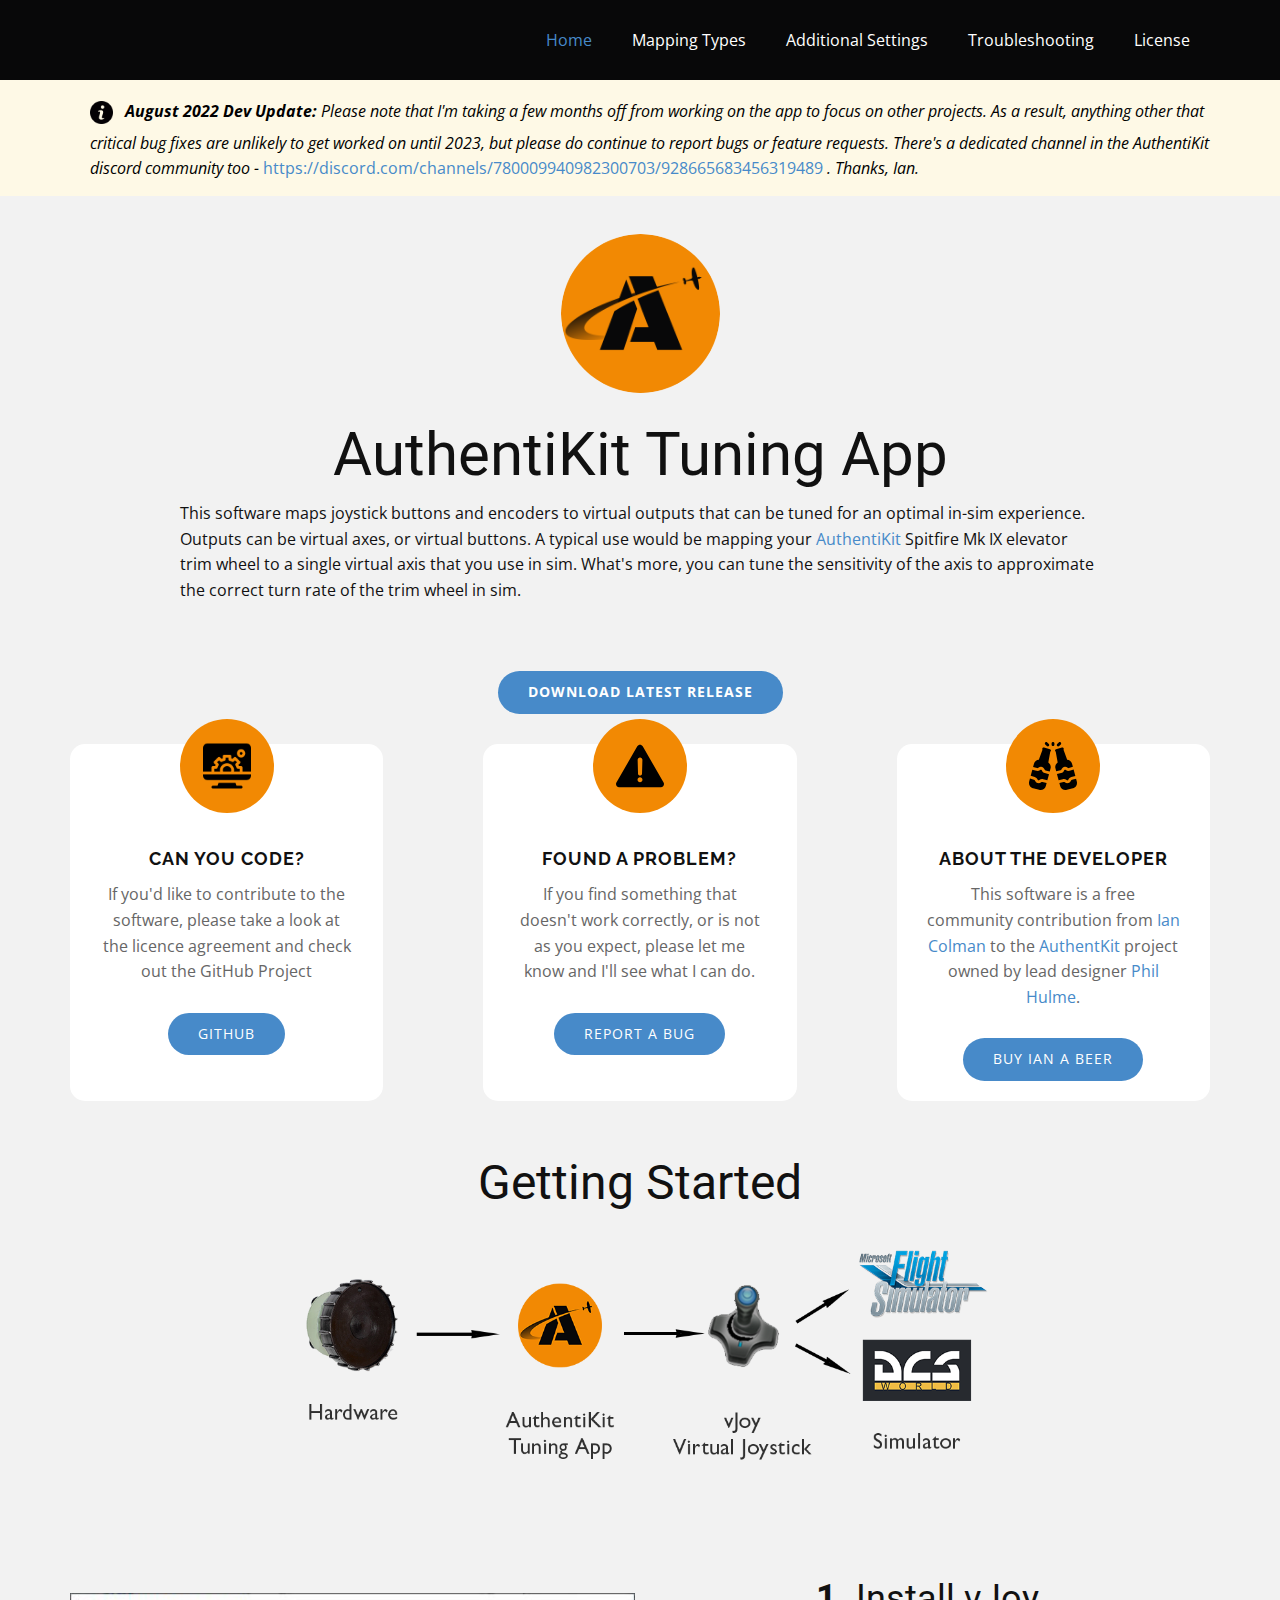
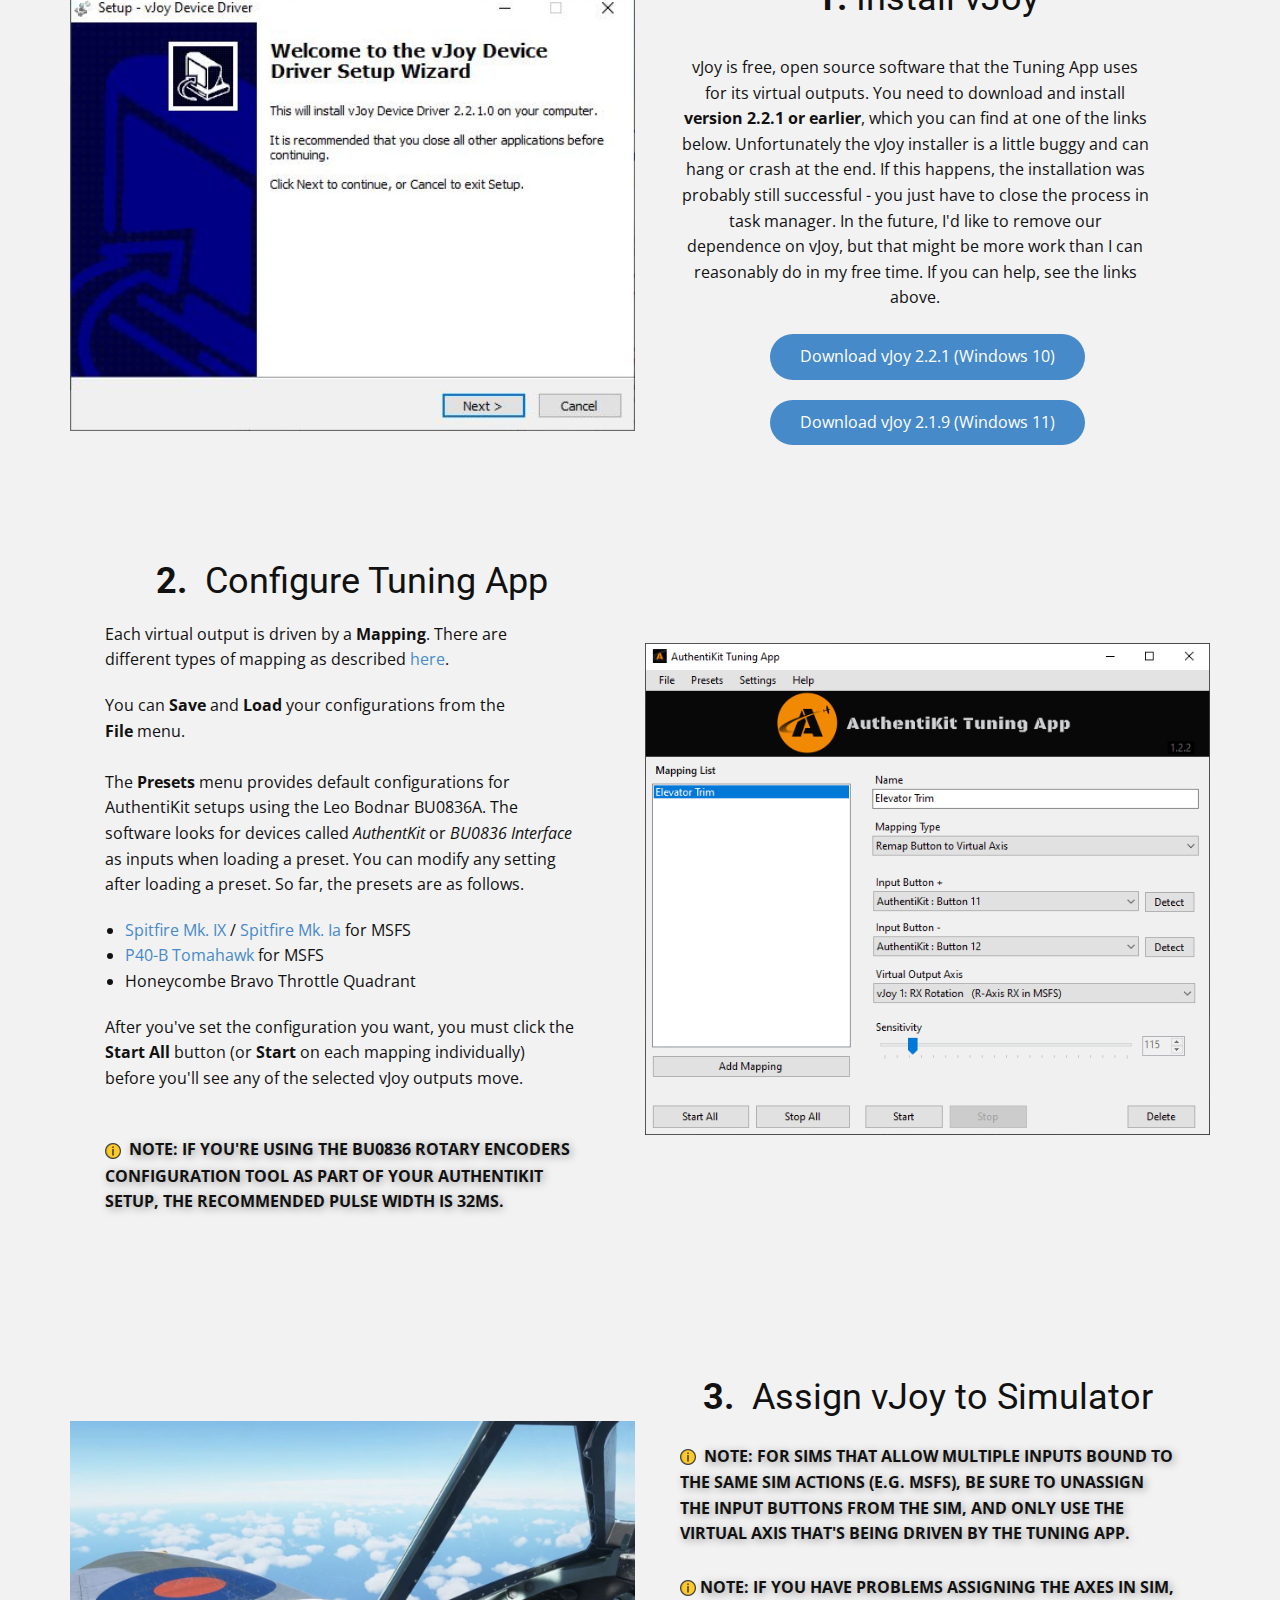
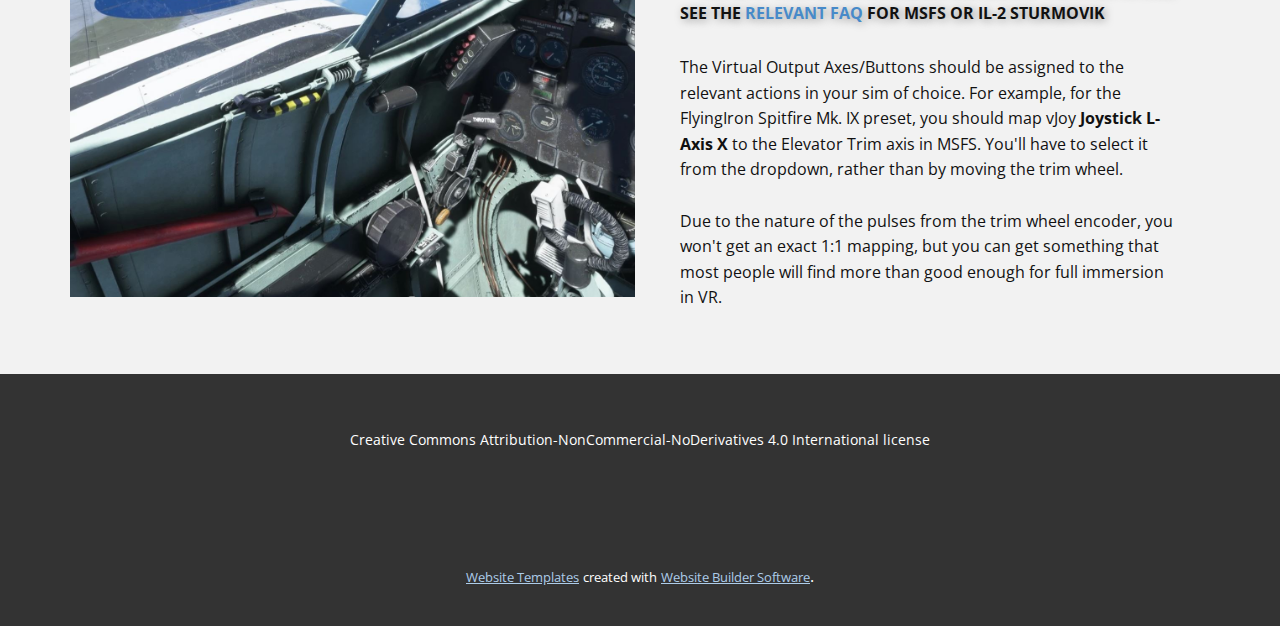
<file: public_html/index.html>
<!DOCTYPE html>
<html style="font-size: 16px;" lang="en"><head>
    <meta name="viewport" content="width=device-width, initial-scale=1.0">
    <meta charset="utf-8">
    <meta name="keywords" content="Development Services">
    <meta name="description" content="">
    <title>Home</title>
    <link rel="stylesheet" href="nicepage.css" media="screen">
<link rel="stylesheet" href="Home.css" media="screen">
    <script class="u-script" type="text/javascript" src="jquery.js" "="" defer=""></script>
    <script class="u-script" type="text/javascript" src="nicepage.js" "="" defer=""></script>
    <meta name="generator" content="Nicepage 4.15.8, nicepage.com">
    <link id="u-theme-google-font" rel="stylesheet" href="https://fonts.googleapis.com/css?family=Roboto:100,100i,300,300i,400,400i,500,500i,700,700i,900,900i|Open+Sans:300,300i,400,400i,500,500i,600,600i,700,700i,800,800i">
    <link id="u-page-google-font" rel="stylesheet" href="https://fonts.googleapis.com/css?family=Raleway:100,100i,200,200i,300,300i,400,400i,500,500i,600,600i,700,700i,800,800i,900,900i">
    
    
    
    
    
    
    
    <script type="application/ld+json">{
		"@context": "http://schema.org",
		"@type": "Organization",
		"name": "AuthentiKit Tuning App"
}</script>
    <meta name="theme-color" content="#478ac9">
    <meta property="og:title" content="Home">
    <meta property="og:description" content="">
    <meta property="og:type" content="website">
  </head>
  <body data-home-page="Home.html" data-home-page-title="Home" class="u-body u-xl-mode" data-lang="en"><header class="u-clearfix u-custom-color-2 u-header u-header" id="sec-a72b"><div class="u-clearfix u-sheet u-valign-middle u-sheet-1">
        <nav class="u-menu u-menu-dropdown u-offcanvas u-menu-1">
          <div class="menu-collapse" style="font-size: 1rem; letter-spacing: 0px;">
            <a class="u-button-style u-custom-left-right-menu-spacing u-custom-padding-bottom u-custom-top-bottom-menu-spacing u-nav-link u-text-active-palette-1-base u-text-hover-palette-2-base" href="#">
              <svg class="u-svg-link" viewBox="0 0 24 24"><use xmlns:xlink="http://www.w3.org/1999/xlink" xlink:href="#menu-hamburger"></use></svg>
              <svg class="u-svg-content" version="1.1" id="menu-hamburger" viewBox="0 0 16 16" x="0px" y="0px" xmlns:xlink="http://www.w3.org/1999/xlink" xmlns="http://www.w3.org/2000/svg"><g><rect y="1" width="16" height="2"></rect><rect y="7" width="16" height="2"></rect><rect y="13" width="16" height="2"></rect>
</g></svg>
            </a>
          </div>
          <div class="u-custom-menu u-nav-container">
            <ul class="u-nav u-unstyled u-nav-1"><li class="u-nav-item"><a class="u-button-style u-nav-link u-text-active-palette-1-base u-text-hover-palette-2-base" href="Home.html" style="padding: 10px 20px;">Home</a>
</li><li class="u-nav-item"><a class="u-button-style u-nav-link u-text-active-palette-1-base u-text-hover-palette-2-base" href="Mapping-Types.html" style="padding: 10px 20px;">Mapping Types</a>
</li><li class="u-nav-item"><a class="u-button-style u-nav-link u-text-active-palette-1-base u-text-hover-palette-2-base" href="Additional-Settings.html" style="padding: 10px 20px;">Additional Settings</a>
</li><li class="u-nav-item"><a class="u-button-style u-nav-link u-text-active-palette-1-base u-text-hover-palette-2-base" href="Troubleshooting.html" style="padding: 10px 20px;">Troubleshooting</a>
</li><li class="u-nav-item"><a class="u-button-style u-nav-link u-text-active-palette-1-base u-text-hover-palette-2-base" href="License.html" style="padding: 10px 20px;">License</a>
</li></ul>
          </div>
          <div class="u-custom-menu u-nav-container-collapse">
            <div class="u-black u-container-style u-inner-container-layout u-opacity u-opacity-95 u-sidenav">
              <div class="u-inner-container-layout u-sidenav-overflow">
                <div class="u-menu-close"></div>
                <ul class="u-align-center u-nav u-popupmenu-items u-unstyled u-nav-2"><li class="u-nav-item"><a class="u-button-style u-nav-link" href="Home.html">Home</a>
</li><li class="u-nav-item"><a class="u-button-style u-nav-link" href="Mapping-Types.html">Mapping Types</a>
</li><li class="u-nav-item"><a class="u-button-style u-nav-link" href="Additional-Settings.html">Additional Settings</a>
</li><li class="u-nav-item"><a class="u-button-style u-nav-link" href="Troubleshooting.html">Troubleshooting</a>
</li><li class="u-nav-item"><a class="u-button-style u-nav-link" href="License.html">License</a>
</li></ul>
              </div>
            </div>
            <div class="u-black u-menu-overlay u-opacity u-opacity-70"></div>
          </div>
        </nav>
      </div></header>
    <section class="u-clearfix u-palette-3-light-3 u-section-1" id="sec-dd14">
      <div class="u-clearfix u-sheet u-valign-middle u-sheet-1">
        <p class="u-align-left u-text u-text-black u-text-1"><b></b><span class="u-file-icon u-icon u-icon-1"><img src="images/1176.png" alt=""></span>
          <span style="font-style: italic;"><b>&nbsp; August 2022 Dev Update: </b>Please note that I'm taking a few months off from working on the app to focus on other projects. As a result, anything other that critical bug fixes are unlikely to get worked on until 2023, b​ut please do continue to report bugs or feature requests. There's a dedicated channel in the AuthentiKit discord community too -&nbsp;<a href="https://discord.com/channels/780009940982300703/928665683456319489 " class="u-active-none u-border-none u-btn u-button-link u-button-style u-hover-none u-none u-text-palette-1-base u-btn-1">https://discord.com/channels/780009940982300703/928665683456319489&nbsp;</a>. Thanks, Ian.
          </span>
        </p>
      </div>
    </section>
    <section class="u-align-center u-clearfix u-grey-5 u-section-2" id="carousel_72a4">
      <div class="u-clearfix u-sheet u-sheet-1">
        <div class="u-image u-image-circle u-image-1" alt="" data-image-width="1392" data-image-height="1392"></div>
        <h2 class="u-text u-text-default u-text-1">AuthentiKit Tuning App</h2>
        <p class="u-align-left u-text u-text-2"> This software maps joystick buttons and encoders to virtual outputs that can be tuned for an optimal in-sim experience. Outputs can be virtual axes, or virtual buttons. A typical use would be mapping your&nbsp;<a href="https://authentikit.org/" class="u-active-none u-border-none u-btn u-button-style u-hover-none u-none u-text-palette-1-base u-btn-1">AuthentiKit</a> Spitfire Mk IX elevator trim wheel to a single virtual axis that you use in sim. What's more, you can tune the sensitivity of the axis to approximate the correct turn rate of the trim wheel in sim.<br>
        </p>
        <a href="https://github.com/Colmanian/AuthentiKit-Trim-Calibration/releases" class="u-btn u-btn-round u-button-style u-hover-palette-1-light-1 u-palette-1-base u-radius-50 u-btn-2" target="_blank">Download Latest Release</a>
        <div class="u-expanded-width u-list u-list-1">
          <div class="u-repeater u-repeater-1">
            <div class="u-align-center u-container-style u-list-item u-radius-15 u-repeater-item u-shape-round u-white u-list-item-1">
              <div class="u-container-layout u-similar-container u-container-layout-1"><span class="u-custom-color-1 u-file-icon u-icon u-icon-circle u-spacing-27 u-icon-1"><img src="images/1063308.png" alt=""></span>
                <h5 class="u-custom-font u-font-raleway u-text u-text-default u-text-3">Can you code?</h5>
                <p class="u-text u-text-grey-60 u-text-4"> If you'd like to contribute to the software, please take a look at the licence agreement and check out the GitHub Project</p>
                <a href="https://github.com/Colmanian/AuthentiKit-Trim-Calibration" class="u-active-black u-border-none u-btn u-btn-round u-button-style u-custom-color-3 u-hover-black u-radius-50 u-text-active-white u-text-body-alt-color u-text-hover-white u-btn-3" target="_blank">Github</a>
              </div>
            </div>
            <div class="u-align-center u-container-style u-list-item u-radius-15 u-repeater-item u-shape-round u-white u-list-item-2">
              <div class="u-container-layout u-similar-container u-container-layout-2"><span class="u-custom-color-1 u-icon u-icon-circle u-spacing-27 u-icon-2"><svg class="u-svg-link" preserveAspectRatio="xMidYMin slice" viewBox="0 0 488.451 488.451" style=""><use xmlns:xlink="http://www.w3.org/1999/xlink" xlink:href="#svg-77d4"></use></svg><svg class="u-svg-content" viewBox="0 0 488.451 488.451" x="0px" y="0px" id="svg-77d4" style="enable-background:new 0 0 488.451 488.451;"><g><path d="M484.125,412.013l-212.2-367.6c-12.3-21.3-43.1-21.3-55.4,0l-212.2,367.6c-12.3,21.3,3.1,48,27.7,48h424.4   C481.025,460.013,496.425,433.313,484.125,412.013z M244.525,157.613c13.6,0,24.6,11.3,24.2,24.9l-4,139.6   c-0.3,11-9.3,19.7-20.3,19.7s-20-8.8-20.3-19.7l-3.9-139.6C219.925,168.913,230.825,157.613,244.525,157.613z M244.225,410.113   c-13.9,0-25.2-11.3-25.2-25.2c0-13.9,11.3-25.2,25.2-25.2s25.2,11.3,25.2,25.2S258.125,410.113,244.225,410.113z"></path>
</g></svg></span>
                <h5 class="u-custom-font u-font-raleway u-text u-text-default u-text-5">Found a problem?<br>
                </h5>
                <p class="u-text u-text-grey-60 u-text-6">If you find something that doesn't work correctly, or is not as you expect, please let me know and I'll see what I can do.</p>
                <a href="https://github.com/Colmanian/AuthentiKit-Trim-Calibration/issues" class="u-active-black u-border-none u-btn u-btn-round u-button-style u-custom-color-3 u-hover-black u-radius-50 u-text-active-white u-text-body-alt-color u-text-hover-white u-btn-4" target="_blank">Report a Bug</a>
              </div>
            </div>
            <div class="u-align-center u-container-style u-list-item u-radius-15 u-repeater-item u-shape-round u-white u-list-item-3">
              <div class="u-container-layout u-similar-container u-container-layout-3"><span class="u-custom-color-1 u-icon u-icon-circle u-spacing-27 u-icon-3"><svg class="u-svg-link" preserveAspectRatio="xMidYMin slice" viewBox="0 0 512.032 512.032" style=""><use xmlns:xlink="http://www.w3.org/1999/xlink" xlink:href="#svg-d643"></use></svg><svg class="u-svg-content" viewBox="0 0 512.032 512.032" id="svg-d643"><g><path d="m168.753 331.701c-14.461-3.875-25.654-14.18-30.709-28.271-1.473-4.105-4.44-7.029-8.144-8.021-3.705-.99-7.737.056-11.066 2.875-11.424 9.675-26.269 13.004-40.73 9.128l-42.607-11.283-17.454 65.142 42.555 11.751c14.428 3.889 25.593 14.183 30.641 28.253 1.473 4.105 4.441 7.03 8.145 8.022 3.706.991 7.737-.056 11.064-2.875 11.408-9.663 26.228-12.995 40.667-9.146l44.662 11.602 17.692-66.027-44.461-11.084c-.085-.021-.17-.043-.255-.066z"></path><path d="m143.413 426.27c-5.032-1.349-9.6-.325-13.575 3.043-10.783 9.134-25.071 12.484-38.219 8.96-13.147-3.522-23.846-13.567-28.618-26.869-1.761-4.906-5.204-8.076-10.236-9.425-.037-.01-.074-.02-.11-.03l-42.377-11.699-8.277 30.889c-4.023 15.01-1.937 30.728 5.874 44.256s20.379 23.193 35.389 27.215l64.996 17.416c5.04 1.351 10.103 1.995 15.09 1.995 25.762-.001 49.402-17.218 56.381-43.259l8.281-30.906-44.488-11.556c-.037-.01-.074-.02-.111-.03z"></path><path d="m223.353 76.027-62.765-16.817c-7.992-2.144-16.227 2.604-18.371 10.606-1.093 4.081-.386 8.215 1.623 11.575l-38.906 108.93c-24.545 1.523-46.035 18.471-52.648 43.15l-9.024 33.679 42.565 11.272c5.075 1.359 9.644.336 13.618-3.032 10.785-9.133 25.07-12.483 38.221-8.96 13.147 3.522 23.846 13.567 28.617 26.87 1.746 4.868 5.152 8.027 10.125 9.393l44.827 11.175 8.782-32.774c6.612-24.679-3.525-50.102-24.021-63.693l20.771-113.79c3.42-1.906 6.1-5.133 7.193-9.213 2.144-8.002-2.606-16.227-10.607-18.371z"></path><path d="m401.584 406.422c3.327 2.819 7.359 3.866 11.064 2.875 3.703-.992 6.672-3.917 8.146-8.023 5.055-14.091 16.248-24.396 30.709-28.271.102-.027.203-.053.305-.079l42.508-10.438-18.338-68.439-41.385 13.169c-.22.07-.441.135-.665.195-14.459 3.874-29.307.548-40.731-9.129-3.328-2.818-7.359-3.866-11.064-2.874-3.704.992-6.672 3.916-8.145 8.021-5.055 14.092-16.248 24.396-30.709 28.271-.377.101-.758.188-1.142.259l-44.286 8.231 18.27 68.182 44.879-11.118c14.414-3.814 29.198-.476 40.584 9.168z"></path><path d="m345.749 293.301c4.771-13.302 15.47-23.347 28.618-26.87 13.146-3.523 27.436-.174 38.219 8.959 3.9 3.303 8.37 4.352 13.289 3.118l42.33-13.469-8.458-31.568c-6.613-24.681-28.102-41.629-52.648-43.15l-38.906-108.93c2.009-3.361 2.717-7.495 1.623-11.575-2.145-8.002-10.372-12.752-18.371-10.606l-62.765 16.817c-8.002 2.144-12.751 10.369-10.607 18.371 1.094 4.081 3.773 7.308 7.193 9.214l20.771 113.789c-20.495 13.592-30.633 39.015-24.021 63.693l8.047 30.03 45.931-8.537c4.772-1.417 8.053-4.54 9.755-9.286z"></path><path d="m510.031 421.139-7.949-29.668-42.945 10.545c-4.962 1.368-8.361 4.526-10.105 9.388-4.773 13.303-15.472 23.347-28.619 26.87-13.146 3.524-27.436.173-38.218-8.96-3.978-3.368-8.545-4.391-13.576-3.043-.092.024-.184.048-.275.071l-44.457 11.015 8.416 31.407c6.978 26.042 30.616 43.26 56.381 43.259 4.984 0 10.051-.645 15.09-1.995l64.994-17.416c15.011-4.021 27.578-13.687 35.39-27.215 7.809-13.531 9.896-29.248 5.873-44.258z"></path><path d="m256.06.011c-8.284 0-15 6.716-15 15v13.874c0 8.284 6.716 15 15 15s15-6.716 15-15v-13.874c0-8.285-6.716-15-15-15z"></path><path d="m190.226 42.588c2.929 2.929 6.768 4.394 10.606 4.394s7.678-1.464 10.606-4.394c5.858-5.858 5.858-15.355 0-21.213l-16.97-16.971c-5.857-5.858-15.355-5.858-21.213 0s-5.858 15.355 0 21.213z"></path><path d="m311.287 46.981c3.839 0 7.678-1.464 10.606-4.394l16.971-16.971c5.858-5.858 5.858-15.355 0-21.213-5.857-5.858-15.355-5.858-21.213 0l-16.971 16.971c-5.858 5.858-5.858 15.355 0 21.213 2.929 2.93 6.768 4.394 10.607 4.394z"></path>
</g></svg></span>
                <h5 class="u-custom-font u-font-raleway u-text u-text-default u-text-7">About the developer</h5>
                <p class="u-text u-text-grey-60 u-text-8">This software is a free community ​contribution from&nbsp;<a href="https://github.com/Colmanian" class="u-active-none u-border-none u-btn u-button-link u-button-style u-hover-none u-none u-text-palette-1-base u-btn-5" target="_blank">Ian Colman</a> to the <a href="https://authentikit.org/" class="u-active-none u-border-none u-btn u-button-link u-button-style u-hover-none u-none u-text-palette-1-base u-btn-6" target="_blank">AuthentKit </a>project owned by lead designer&nbsp;<a href="https://authentikit.org/background/" class="u-active-none u-border-none u-btn u-button-link u-button-style u-hover-none u-none u-text-palette-1-base u-btn-7">Phil Hulme</a>.
                </p>
                <a href="https://www.buymeacoffee.com/iancolman" class="u-active-black u-border-none u-btn u-btn-round u-button-style u-custom-color-3 u-hover-black u-radius-50 u-text-active-white u-text-body-alt-color u-text-hover-white u-btn-8" target="_blank">Buy Ian a beer</a>
              </div>
            </div>
          </div>
        </div>
      </div>
    </section>
    <section class="u-clearfix u-grey-5 u-section-3" id="sec-ad38">
      <div class="u-clearfix u-sheet u-sheet-1">
        <h1 class="u-align-center u-text u-text-1">Getting Started</h1>
        <img class="u-image u-image-default u-image-1" src="images/AuthentiKitTuningAppDiagram.png" alt="" data-image-width="1106" data-image-height="377">
      </div>
    </section>
    <section class="u-clearfix u-grey-5 u-section-4" id="carousel_756b">
      <div class="u-clearfix u-sheet u-sheet-1">
        <div class="u-clearfix u-expanded-width u-gutter-10 u-layout-wrap u-layout-wrap-1">
          <div class="u-layout" style="">
            <div class="u-layout-row" style="">
              <div class="u-align-center u-container-style u-image u-image-contain u-layout-cell u-left-cell u-size-30 u-size-xs-60 u-image-1" src="" data-image-width="499" data-image-height="387">
                <div class="u-container-layout u-container-layout-1" src=""></div>
              </div>
              <div class="u-container-style u-layout-cell u-right-cell u-size-30 u-size-xs-60 u-layout-cell-2" src="">
                <div class="u-container-layout u-valign-top u-container-layout-2">
                  <h2 class="u-align-center u-text u-text-default u-text-1"><b>1.</b>&nbsp;Install vJoy<br>
                  </h2>
                  <p class="u-align-center u-text u-text-2"> vJoy is free, open source software that the Tuning App uses for its virtual outputs. You need to download and install <span style="font-weight: 700;">version 2.2.1 or earlier</span>, which you can find at one of the links below. Unfortunately the vJoy installer is a little buggy and can hang or crash at the end. If this happens, the installation was probably still successful - you just have to close the process in task manager. In the future, I'd like to remove our dependence on vJoy, but that might be more work than I can reasonably do in my free time. If you can help, see the links above.
                  </p>
                  <a href="https://github.com/njz3/vJoy/releases/tag/v2.2.1.1" class="u-btn u-btn-round u-button-style u-radius-50 u-btn-1" target="_blank">Download vJoy 2.2.1 (Windows 10)</a>
                  <a href="https://github.com/jshafer817/vJoy/releases/tag/v2.1.9.1" class="u-align-center u-btn u-btn-round u-button-style u-radius-50 u-btn-2" target="_blank">Download vJoy 2.1.9 (Windows 11)</a>
                </div>
              </div>
            </div>
          </div>
        </div>
      </div>
    </section>
    <section class="u-clearfix u-grey-5 u-section-5" id="carousel_cd70">
      <div class="u-clearfix u-sheet u-sheet-1">
        <div class="u-clearfix u-expanded-width u-gutter-10 u-layout-wrap u-layout-wrap-1">
          <div class="u-layout" style="">
            <div class="u-layout-row" style="">
              <div class="u-container-style u-layout-cell u-left-cell u-shape-rectangle u-size-30 u-size-xs-60 u-layout-cell-1" src="">
                <div class="u-container-layout u-container-layout-1">
                  <h2 class="u-align-center u-text u-text-default u-text-1"><b>2.&nbsp;</b>&nbsp;Configure Tuning App<br>
                  </h2>
                  <p class="u-align-left u-text u-text-2">Each virtual output is driven by a <b>Mapping</b>. There are ​different types of mapping as described <a href="Mapping-Types.html" data-page-id="781807975" class="u-active-none u-border-none u-btn u-button-link u-button-style u-hover-none u-none u-text-palette-1-base u-btn-1" target="_blank">here</a>.<br>
                  </p>
                  <p class="u-align-left u-text u-text-3">You can <b>Save </b>and <b>Load </b>your configurations from the <b>File&nbsp;</b>menu.<br>
                    <br>The <b>Presets </b>menu provides default configurations for AuthentiKit setups using the Leo Bodnar&nbsp;BU0836A. The software looks for devices called <i>AuthentKit </i>or <i>BU0836 Interface</i> as inputs when loading a preset. You can modify any setting after loading a preset. So far, the presets are as follows.<br>
                  </p>
                  <ul class="u-align-left u-text u-text-4">
                    <li>
                      <a href="https://authentikit.org/spitfire-mkix/" class="u-active-none u-border-none u-btn u-button-link u-button-style u-hover-none u-none u-text-palette-1-base u-btn-2" target="_blank">Spitfire Mk. IX</a>&nbsp;/ <a href="https://authentikit.org/spitfire-mk1a/" class="u-active-none u-border-none u-btn u-button-link u-button-style u-hover-none u-none u-text-palette-1-base u-btn-3" target="_blank">Spitfire Mk. Ia</a> for MSFS
                    </li>
                    <li>
                      <a href="https://authentikit.org/p40b/" class="u-active-none u-border-none u-btn u-button-link u-button-style u-hover-none u-none u-text-palette-1-base u-btn-4" target="_blank">P40-B Tomahawk</a> for MSFS
                    </li>
                    <li>Honeycombe Bravo Throttle Quadrant</li>
                  </ul>
                  <p class="u-align-left u-text u-text-5">After you've set the configuration you want, you must click the <b>Start All&nbsp;</b>button (or <b>Start </b>on each mapping individually) before you'll see any of the selected vJoy outputs move.
                  </p>
                  <p class="u-align-left u-text u-text-6"><b><span class="u-file-icon u-icon u-icon-1"><img src="images/604522.png" alt=""></span></b>
                    <span style="font-weight: 700;">&nbsp;NOTE: If you're using the BU0836 Rotary Encoders Configuration tool as part of your AuthentiKit setup, the recommended pulse width is 32m​s.</span>
                  </p>
                </div>
              </div>
              <div class="u-align-center u-container-style u-image u-image-contain u-layout-cell u-right-cell u-size-30 u-size-xs-60 u-image-1" src="" data-image-width="651" data-image-height="567">
                <div class="u-container-layout u-container-layout-2" src=""></div>
              </div>
            </div>
          </div>
        </div>
      </div>
    </section>
    <section class="u-clearfix u-grey-5 u-section-6" id="carousel_5737">
      <div class="u-clearfix u-sheet u-sheet-1">
        <div class="u-clearfix u-expanded-width u-gutter-10 u-layout-wrap u-layout-wrap-1">
          <div class="u-layout" style="">
            <div class="u-layout-row" style="">
              <div class="u-align-center u-container-style u-image u-image-contain u-layout-cell u-left-cell u-size-30 u-size-xs-60 u-image-1" src="" data-image-width="1345" data-image-height="1134">
                <div class="u-container-layout u-container-layout-1" src=""></div>
              </div>
              <div class="u-container-style u-layout-cell u-right-cell u-size-30 u-size-xs-60 u-layout-cell-2" src="">
                <div class="u-container-layout u-container-layout-2">
                  <h2 class="u-align-center u-text u-text-1"><b>3.</b>&nbsp; Assign vJoy to Simulator<br>
                  </h2>
                  <p class="u-align-left u-text u-text-2"><i><b><span class="u-file-icon u-icon"><img src="images/604522.png" alt=""></span>
                        <span style="font-style: normal;"></span></b>
                      <span style="font-style: normal; font-weight: 700;">&nbsp;NOTE: For sims that allow multiple inputs bound to the same sim actions (e.g. MSFS), be sure to unasSign the input buttons from the sim, and only use the virtual axis that's being driven by the Tuning App.&nbsp;</span></i>
                  </p>
                  <p class="u-align-left u-text u-text-3"><b><span class="u-file-icon u-icon"><img src="images/604522.png" alt=""></span></b>&nbsp;<span style="font-weight: 700;">NOTE: If you have problems assigning the axes in sim, see the <a href="Troubleshooting.html" data-page-id="187226368" class="u-active-none u-border-none u-btn u-button-link u-button-style u-hover-none u-none u-text-palette-1-base u-btn-1">RELEVANT FAQ</a>&nbsp;for MSFS or IL-2 Sturmovik
                    </span>
                  </p>
                  <p class="u-align-left u-text u-text-4"> The Virtual Output Axes/Buttons should be assigned to the relevant actions in your sim of choice. For example, for the FlyingIron Spitfire Mk. IX preset, you should map vJoy <b>Joystick L-Axis X</b> to the Elevator Trim axis in MSFS. You'll have to select it from the dropdown, rather than by moving the trim wheel.<br>
                    <br> Due to the nature of the pulses from the trim wheel encoder, you won't get an exact 1:1 mapping, but you can get something that most people will find more than good enough for full immersion in VR.
                  </p>
                </div>
              </div>
            </div>
          </div>
        </div>
      </div>
    </section>
    
    
    <footer class="u-align-center u-clearfix u-footer u-grey-80 u-footer" id="sec-dfc8"><div class="u-clearfix u-sheet u-sheet-1">
        <p class="u-small-text u-text u-text-variant u-text-1">Creative Commons Attribution-NonCommercial-NoDerivatives 4.0 International license</p>
      </div></footer>
    <section class="u-backlink u-clearfix u-grey-80">
      <a class="u-link" href="https://nicepage.com/website-templates" target="_blank">
        <span>Website Templates</span>
      </a>
      <p class="u-text">
        <span>created with</span>
      </p>
      <a class="u-link" href="" target="_blank">
        <span>Website Builder Software</span>
      </a>. 
    </section>
  
</body></html>
</file>
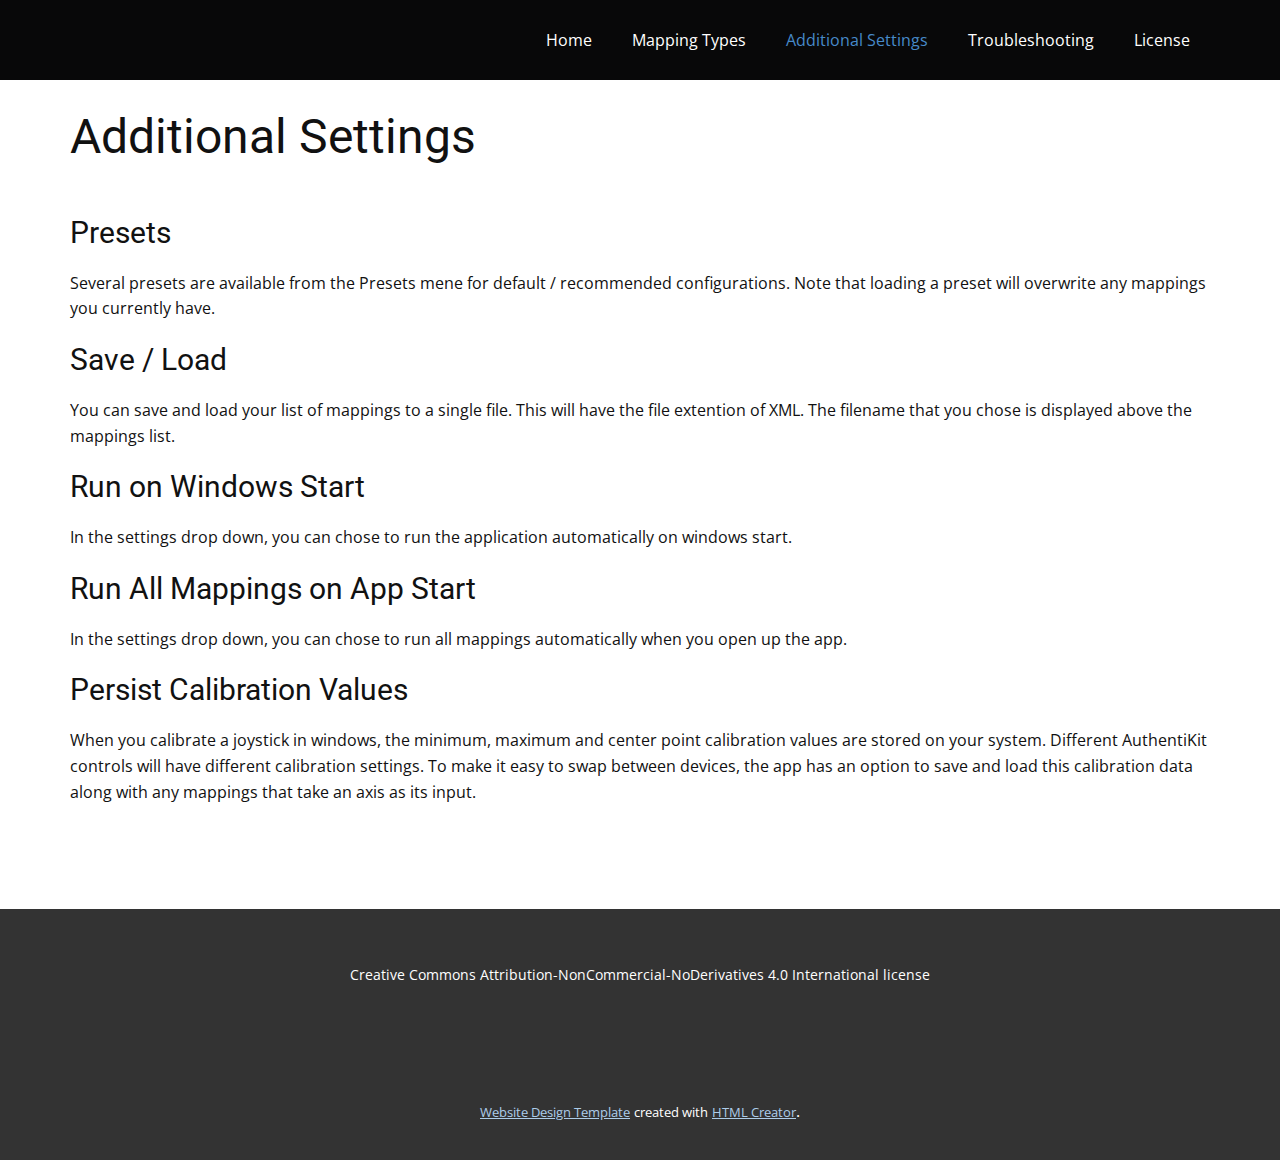
<file: public_html/Additional-Settings.html>
<!DOCTYPE html>
<html style="font-size: 16px;" lang="en"><head>
    <meta name="viewport" content="width=device-width, initial-scale=1.0">
    <meta charset="utf-8">
    <meta name="keywords" content="">
    <meta name="description" content="">
    <title>Additional Settings</title>
    <link rel="stylesheet" href="nicepage.css" media="screen">
<link rel="stylesheet" href="Additional-Settings.css" media="screen">
    <script class="u-script" type="text/javascript" src="jquery.js" "="" defer=""></script>
    <script class="u-script" type="text/javascript" src="nicepage.js" "="" defer=""></script>
    <meta name="generator" content="Nicepage 4.15.8, nicepage.com">
    <link id="u-theme-google-font" rel="stylesheet" href="https://fonts.googleapis.com/css?family=Roboto:100,100i,300,300i,400,400i,500,500i,700,700i,900,900i|Open+Sans:300,300i,400,400i,500,500i,600,600i,700,700i,800,800i">
    
    
    
    <script type="application/ld+json">{
		"@context": "http://schema.org",
		"@type": "Organization",
		"name": "AuthentiKit Tuning App"
}</script>
    <meta name="theme-color" content="#478ac9">
    <meta property="og:title" content="Additional Settings">
    <meta property="og:description" content="">
    <meta property="og:type" content="website">
  </head>
  <body class="u-body u-xl-mode" data-lang="en"><header class="u-clearfix u-custom-color-2 u-header u-header" id="sec-a72b"><div class="u-clearfix u-sheet u-valign-middle u-sheet-1">
        <nav class="u-menu u-menu-dropdown u-offcanvas u-menu-1">
          <div class="menu-collapse" style="font-size: 1rem; letter-spacing: 0px;">
            <a class="u-button-style u-custom-left-right-menu-spacing u-custom-padding-bottom u-custom-top-bottom-menu-spacing u-nav-link u-text-active-palette-1-base u-text-hover-palette-2-base" href="#">
              <svg class="u-svg-link" viewBox="0 0 24 24"><use xmlns:xlink="http://www.w3.org/1999/xlink" xlink:href="#menu-hamburger"></use></svg>
              <svg class="u-svg-content" version="1.1" id="menu-hamburger" viewBox="0 0 16 16" x="0px" y="0px" xmlns:xlink="http://www.w3.org/1999/xlink" xmlns="http://www.w3.org/2000/svg"><g><rect y="1" width="16" height="2"></rect><rect y="7" width="16" height="2"></rect><rect y="13" width="16" height="2"></rect>
</g></svg>
            </a>
          </div>
          <div class="u-custom-menu u-nav-container">
            <ul class="u-nav u-unstyled u-nav-1"><li class="u-nav-item"><a class="u-button-style u-nav-link u-text-active-palette-1-base u-text-hover-palette-2-base" href="Home.html" style="padding: 10px 20px;">Home</a>
</li><li class="u-nav-item"><a class="u-button-style u-nav-link u-text-active-palette-1-base u-text-hover-palette-2-base" href="Mapping-Types.html" style="padding: 10px 20px;">Mapping Types</a>
</li><li class="u-nav-item"><a class="u-button-style u-nav-link u-text-active-palette-1-base u-text-hover-palette-2-base" href="Additional-Settings.html" style="padding: 10px 20px;">Additional Settings</a>
</li><li class="u-nav-item"><a class="u-button-style u-nav-link u-text-active-palette-1-base u-text-hover-palette-2-base" href="Troubleshooting.html" style="padding: 10px 20px;">Troubleshooting</a>
</li><li class="u-nav-item"><a class="u-button-style u-nav-link u-text-active-palette-1-base u-text-hover-palette-2-base" href="License.html" style="padding: 10px 20px;">License</a>
</li></ul>
          </div>
          <div class="u-custom-menu u-nav-container-collapse">
            <div class="u-black u-container-style u-inner-container-layout u-opacity u-opacity-95 u-sidenav">
              <div class="u-inner-container-layout u-sidenav-overflow">
                <div class="u-menu-close"></div>
                <ul class="u-align-center u-nav u-popupmenu-items u-unstyled u-nav-2"><li class="u-nav-item"><a class="u-button-style u-nav-link" href="Home.html">Home</a>
</li><li class="u-nav-item"><a class="u-button-style u-nav-link" href="Mapping-Types.html">Mapping Types</a>
</li><li class="u-nav-item"><a class="u-button-style u-nav-link" href="Additional-Settings.html">Additional Settings</a>
</li><li class="u-nav-item"><a class="u-button-style u-nav-link" href="Troubleshooting.html">Troubleshooting</a>
</li><li class="u-nav-item"><a class="u-button-style u-nav-link" href="License.html">License</a>
</li></ul>
              </div>
            </div>
            <div class="u-black u-menu-overlay u-opacity u-opacity-70"></div>
          </div>
        </nav>
      </div></header>
    <section class="u-clearfix u-section-1" id="sec-6801">
      <div class="u-clearfix u-sheet u-valign-middle u-sheet-1">
        <h1 class="u-text u-text-default u-text-1">Additional Settings<br>
        </h1>
      </div>
    </section>
    <section class="u-clearfix u-section-2" id="sec-11ec">
      <div class="u-clearfix u-sheet u-sheet-1">
        <div class="fr-view u-clearfix u-rich-text u-text u-text-1">
          <h3>Presets</h3>
          <p>Several presets are available from the Presets mene for default / recommended configurations. Note that loading a preset will overwrite any mappings you currently have.</p>
          <h3 id="isPasted">Save / Load</h3>
          <p>You can save and load your list of mappings to a single file. This will have the file extention of XML. The filename that you chose is displayed above the mappings list.</p>
          <h3 id="isPasted">Run on Windows Start</h3>
          <p>In the settings drop down, you can chose to run the application automatically on windows start.</p>
          <h3 id="isPasted">Run All Mappings on App Start</h3>
          <p>In the settings drop down, you can chose to run all mappings automatically when you open up the app.</p>
          <h3 id="isPasted">Persist Calibration Values</h3>
          <p>When you calibrate a joystick in windows, the minimum, maximum and center point calibration values are stored on your system. Different AuthentiKit controls will have different calibration settings. To make it easy to swap between devices, the app has an option to save and load this calibration data along with any mappings that take an axis as its input.</p>
        </div>
      </div>
    </section>
    
    
    <footer class="u-align-center u-clearfix u-footer u-grey-80 u-footer" id="sec-dfc8"><div class="u-clearfix u-sheet u-sheet-1">
        <p class="u-small-text u-text u-text-variant u-text-1">Creative Commons Attribution-NonCommercial-NoDerivatives 4.0 International license</p>
      </div></footer>
    <section class="u-backlink u-clearfix u-grey-80">
      <a class="u-link" href="https://nicepage.com/website-design" target="_blank">
        <span>Website Design Template</span>
      </a>
      <p class="u-text">
        <span>created with</span>
      </p>
      <a class="u-link" href="https://nicepage.com/html-website-builder" target="_blank">
        <span>HTML Creator</span>
      </a>. 
    </section>
  
</body></html>
</file>
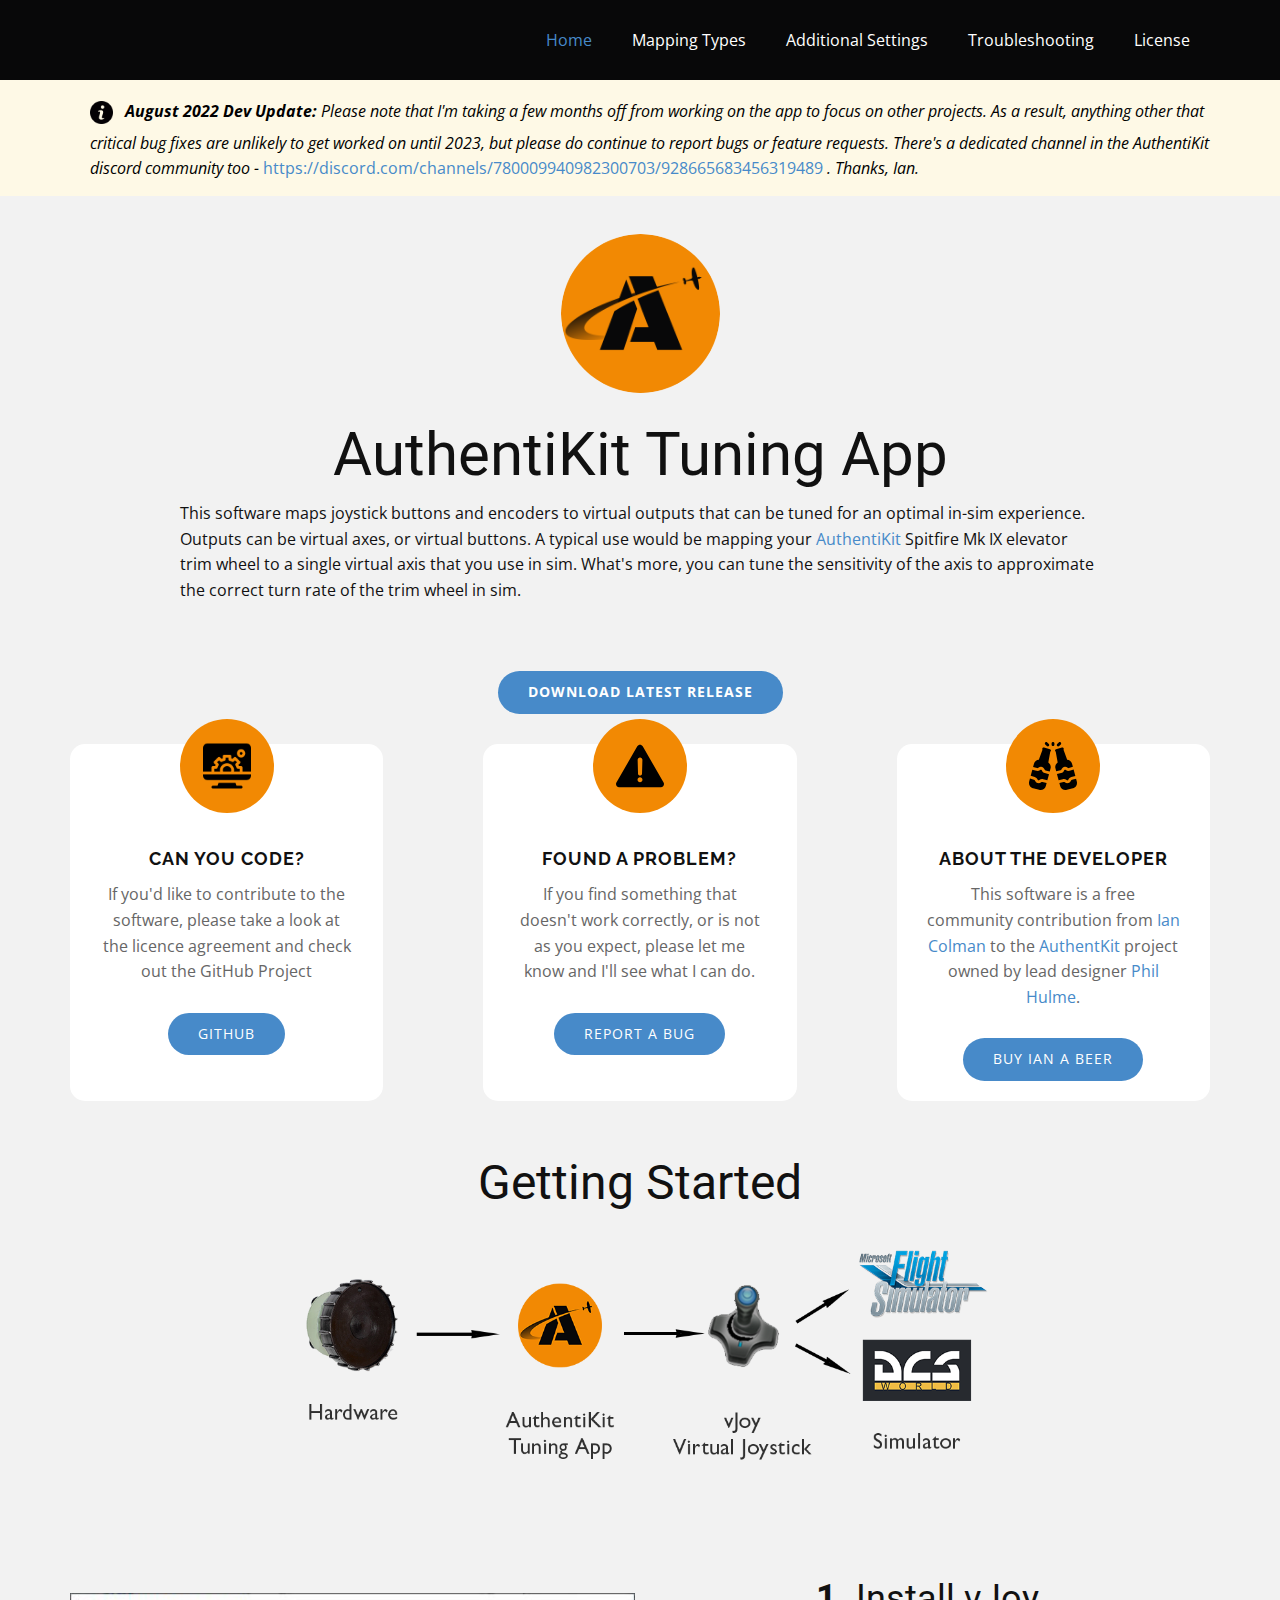
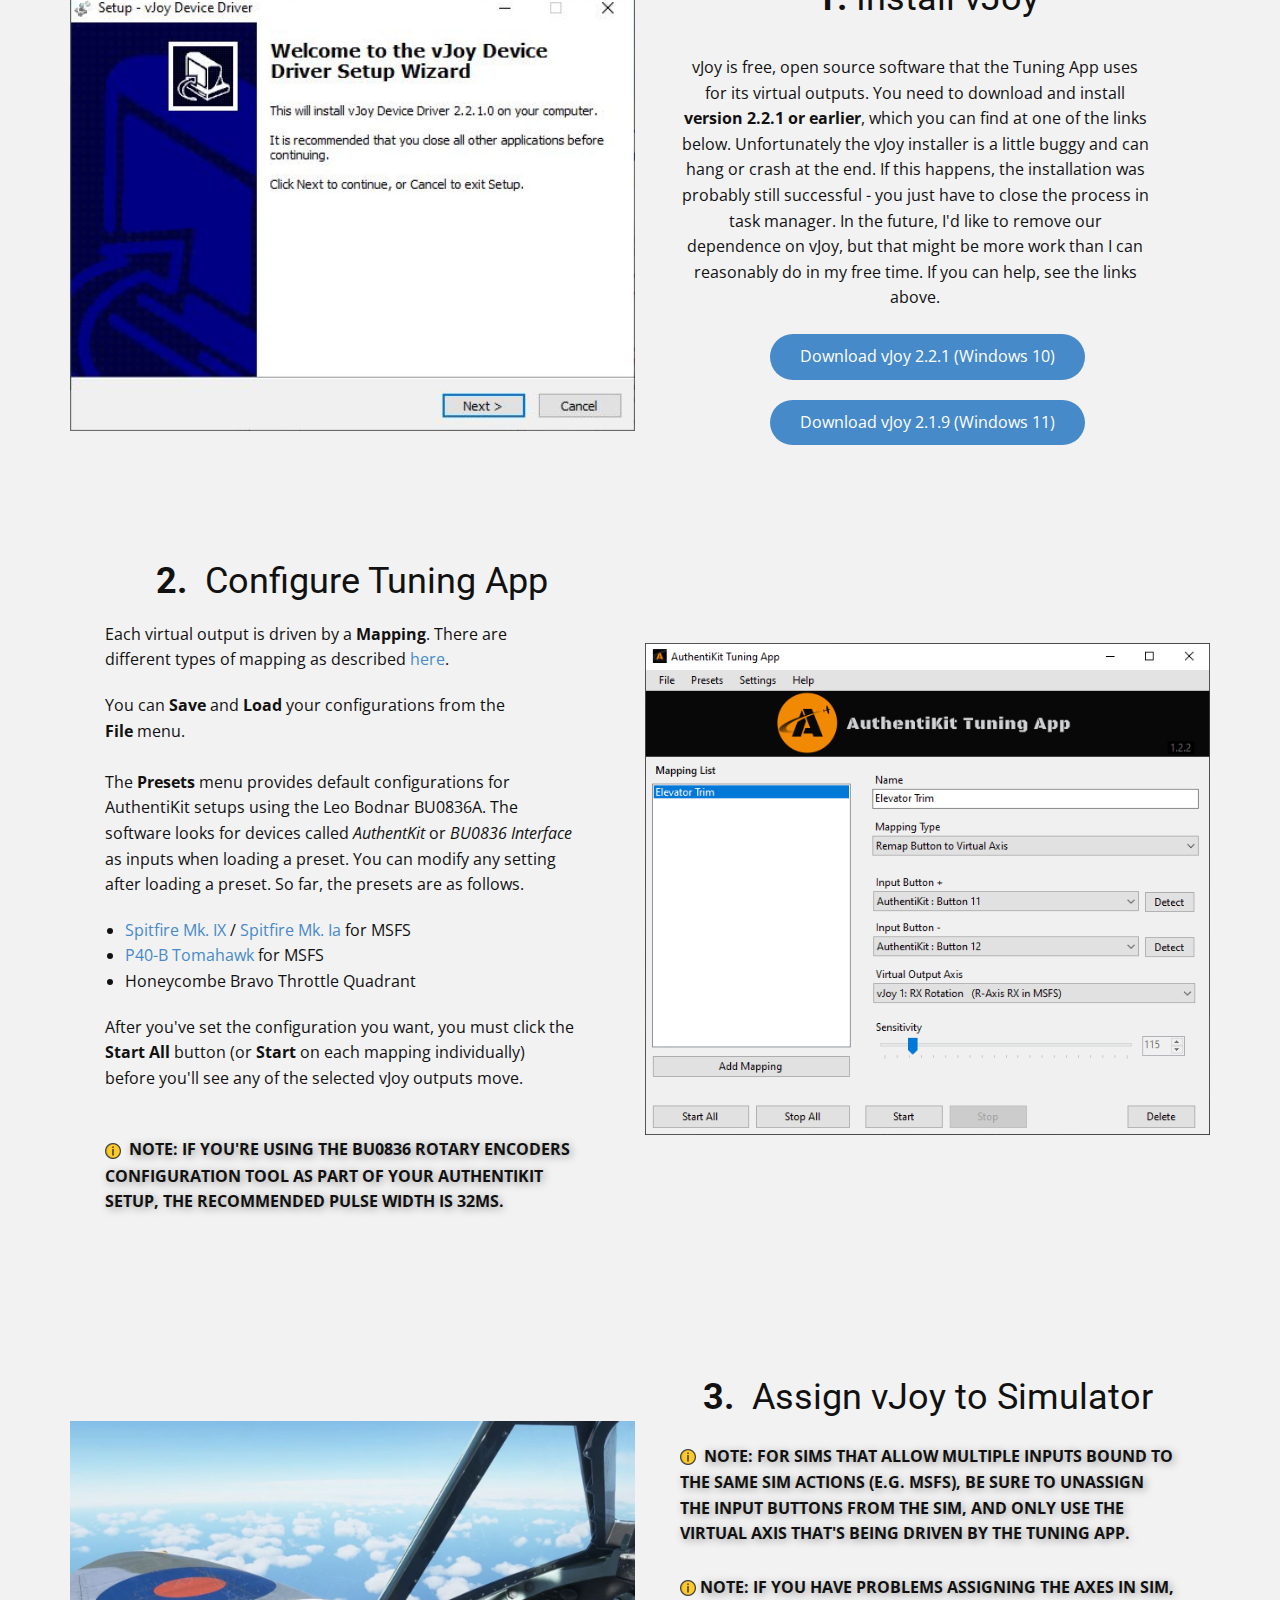
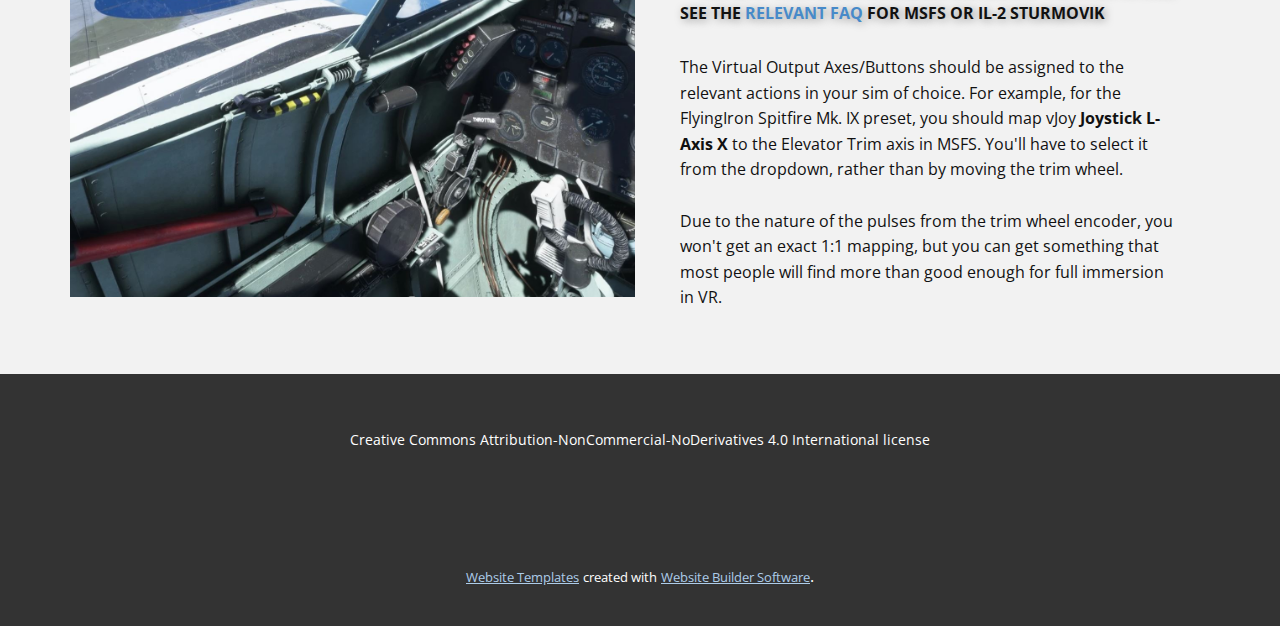
<file: public_html/Home.html>
<!DOCTYPE html>
<html style="font-size: 16px;" lang="en"><head>
    <meta name="viewport" content="width=device-width, initial-scale=1.0">
    <meta charset="utf-8">
    <meta name="keywords" content="Development Services">
    <meta name="description" content="">
    <title>Home</title>
    <link rel="stylesheet" href="nicepage.css" media="screen">
<link rel="stylesheet" href="Home.css" media="screen">
    <script class="u-script" type="text/javascript" src="jquery.js" "="" defer=""></script>
    <script class="u-script" type="text/javascript" src="nicepage.js" "="" defer=""></script>
    <meta name="generator" content="Nicepage 4.15.8, nicepage.com">
    <link id="u-theme-google-font" rel="stylesheet" href="https://fonts.googleapis.com/css?family=Roboto:100,100i,300,300i,400,400i,500,500i,700,700i,900,900i|Open+Sans:300,300i,400,400i,500,500i,600,600i,700,700i,800,800i">
    <link id="u-page-google-font" rel="stylesheet" href="https://fonts.googleapis.com/css?family=Raleway:100,100i,200,200i,300,300i,400,400i,500,500i,600,600i,700,700i,800,800i,900,900i">
    
    
    
    
    
    
    
    <script type="application/ld+json">{
		"@context": "http://schema.org",
		"@type": "Organization",
		"name": "AuthentiKit Tuning App"
}</script>
    <meta name="theme-color" content="#478ac9">
    <meta property="og:title" content="Home">
    <meta property="og:description" content="">
    <meta property="og:type" content="website">
  </head>
  <body class="u-body u-xl-mode" data-lang="en"><header class="u-clearfix u-custom-color-2 u-header u-header" id="sec-a72b"><div class="u-clearfix u-sheet u-valign-middle u-sheet-1">
        <nav class="u-menu u-menu-dropdown u-offcanvas u-menu-1">
          <div class="menu-collapse" style="font-size: 1rem; letter-spacing: 0px;">
            <a class="u-button-style u-custom-left-right-menu-spacing u-custom-padding-bottom u-custom-top-bottom-menu-spacing u-nav-link u-text-active-palette-1-base u-text-hover-palette-2-base" href="#">
              <svg class="u-svg-link" viewBox="0 0 24 24"><use xmlns:xlink="http://www.w3.org/1999/xlink" xlink:href="#menu-hamburger"></use></svg>
              <svg class="u-svg-content" version="1.1" id="menu-hamburger" viewBox="0 0 16 16" x="0px" y="0px" xmlns:xlink="http://www.w3.org/1999/xlink" xmlns="http://www.w3.org/2000/svg"><g><rect y="1" width="16" height="2"></rect><rect y="7" width="16" height="2"></rect><rect y="13" width="16" height="2"></rect>
</g></svg>
            </a>
          </div>
          <div class="u-custom-menu u-nav-container">
            <ul class="u-nav u-unstyled u-nav-1"><li class="u-nav-item"><a class="u-button-style u-nav-link u-text-active-palette-1-base u-text-hover-palette-2-base" href="Home.html" style="padding: 10px 20px;">Home</a>
</li><li class="u-nav-item"><a class="u-button-style u-nav-link u-text-active-palette-1-base u-text-hover-palette-2-base" href="Mapping-Types.html" style="padding: 10px 20px;">Mapping Types</a>
</li><li class="u-nav-item"><a class="u-button-style u-nav-link u-text-active-palette-1-base u-text-hover-palette-2-base" href="Additional-Settings.html" style="padding: 10px 20px;">Additional Settings</a>
</li><li class="u-nav-item"><a class="u-button-style u-nav-link u-text-active-palette-1-base u-text-hover-palette-2-base" href="Troubleshooting.html" style="padding: 10px 20px;">Troubleshooting</a>
</li><li class="u-nav-item"><a class="u-button-style u-nav-link u-text-active-palette-1-base u-text-hover-palette-2-base" href="License.html" style="padding: 10px 20px;">License</a>
</li></ul>
          </div>
          <div class="u-custom-menu u-nav-container-collapse">
            <div class="u-black u-container-style u-inner-container-layout u-opacity u-opacity-95 u-sidenav">
              <div class="u-inner-container-layout u-sidenav-overflow">
                <div class="u-menu-close"></div>
                <ul class="u-align-center u-nav u-popupmenu-items u-unstyled u-nav-2"><li class="u-nav-item"><a class="u-button-style u-nav-link" href="Home.html">Home</a>
</li><li class="u-nav-item"><a class="u-button-style u-nav-link" href="Mapping-Types.html">Mapping Types</a>
</li><li class="u-nav-item"><a class="u-button-style u-nav-link" href="Additional-Settings.html">Additional Settings</a>
</li><li class="u-nav-item"><a class="u-button-style u-nav-link" href="Troubleshooting.html">Troubleshooting</a>
</li><li class="u-nav-item"><a class="u-button-style u-nav-link" href="License.html">License</a>
</li></ul>
              </div>
            </div>
            <div class="u-black u-menu-overlay u-opacity u-opacity-70"></div>
          </div>
        </nav>
      </div></header>
    <section class="u-clearfix u-palette-3-light-3 u-section-1" id="sec-dd14">
      <div class="u-clearfix u-sheet u-valign-middle u-sheet-1">
        <p class="u-align-left u-text u-text-black u-text-1"><b></b><span class="u-file-icon u-icon u-icon-1"><img src="images/1176.png" alt=""></span>
          <span style="font-style: italic;"><b>&nbsp; August 2022 Dev Update: </b>Please note that I'm taking a few months off from working on the app to focus on other projects. As a result, anything other that critical bug fixes are unlikely to get worked on until 2023, b​ut please do continue to report bugs or feature requests. There's a dedicated channel in the AuthentiKit discord community too -&nbsp;<a href="https://discord.com/channels/780009940982300703/928665683456319489 " class="u-active-none u-border-none u-btn u-button-link u-button-style u-hover-none u-none u-text-palette-1-base u-btn-1">https://discord.com/channels/780009940982300703/928665683456319489&nbsp;</a>. Thanks, Ian.
          </span>
        </p>
      </div>
    </section>
    <section class="u-align-center u-clearfix u-grey-5 u-section-2" id="carousel_72a4">
      <div class="u-clearfix u-sheet u-sheet-1">
        <div class="u-image u-image-circle u-image-1" alt="" data-image-width="1392" data-image-height="1392"></div>
        <h2 class="u-text u-text-default u-text-1">AuthentiKit Tuning App</h2>
        <p class="u-align-left u-text u-text-2"> This software maps joystick buttons and encoders to virtual outputs that can be tuned for an optimal in-sim experience. Outputs can be virtual axes, or virtual buttons. A typical use would be mapping your&nbsp;<a href="https://authentikit.org/" class="u-active-none u-border-none u-btn u-button-style u-hover-none u-none u-text-palette-1-base u-btn-1">AuthentiKit</a> Spitfire Mk IX elevator trim wheel to a single virtual axis that you use in sim. What's more, you can tune the sensitivity of the axis to approximate the correct turn rate of the trim wheel in sim.<br>
        </p>
        <a href="https://github.com/Colmanian/AuthentiKit-Trim-Calibration/releases" class="u-btn u-btn-round u-button-style u-hover-palette-1-light-1 u-palette-1-base u-radius-50 u-btn-2" target="_blank">Download Latest Release</a>
        <div class="u-expanded-width u-list u-list-1">
          <div class="u-repeater u-repeater-1">
            <div class="u-align-center u-container-style u-list-item u-radius-15 u-repeater-item u-shape-round u-white u-list-item-1">
              <div class="u-container-layout u-similar-container u-container-layout-1"><span class="u-custom-color-1 u-file-icon u-icon u-icon-circle u-spacing-27 u-icon-1"><img src="images/1063308.png" alt=""></span>
                <h5 class="u-custom-font u-font-raleway u-text u-text-default u-text-3">Can you code?</h5>
                <p class="u-text u-text-grey-60 u-text-4"> If you'd like to contribute to the software, please take a look at the licence agreement and check out the GitHub Project</p>
                <a href="https://github.com/Colmanian/AuthentiKit-Trim-Calibration" class="u-active-black u-border-none u-btn u-btn-round u-button-style u-custom-color-3 u-hover-black u-radius-50 u-text-active-white u-text-body-alt-color u-text-hover-white u-btn-3" target="_blank">Github</a>
              </div>
            </div>
            <div class="u-align-center u-container-style u-list-item u-radius-15 u-repeater-item u-shape-round u-white u-list-item-2">
              <div class="u-container-layout u-similar-container u-container-layout-2"><span class="u-custom-color-1 u-icon u-icon-circle u-spacing-27 u-icon-2"><svg class="u-svg-link" preserveAspectRatio="xMidYMin slice" viewBox="0 0 488.451 488.451" style=""><use xmlns:xlink="http://www.w3.org/1999/xlink" xlink:href="#svg-77d4"></use></svg><svg class="u-svg-content" viewBox="0 0 488.451 488.451" x="0px" y="0px" id="svg-77d4" style="enable-background:new 0 0 488.451 488.451;"><g><path d="M484.125,412.013l-212.2-367.6c-12.3-21.3-43.1-21.3-55.4,0l-212.2,367.6c-12.3,21.3,3.1,48,27.7,48h424.4   C481.025,460.013,496.425,433.313,484.125,412.013z M244.525,157.613c13.6,0,24.6,11.3,24.2,24.9l-4,139.6   c-0.3,11-9.3,19.7-20.3,19.7s-20-8.8-20.3-19.7l-3.9-139.6C219.925,168.913,230.825,157.613,244.525,157.613z M244.225,410.113   c-13.9,0-25.2-11.3-25.2-25.2c0-13.9,11.3-25.2,25.2-25.2s25.2,11.3,25.2,25.2S258.125,410.113,244.225,410.113z"></path>
</g></svg></span>
                <h5 class="u-custom-font u-font-raleway u-text u-text-default u-text-5">Found a problem?<br>
                </h5>
                <p class="u-text u-text-grey-60 u-text-6">If you find something that doesn't work correctly, or is not as you expect, please let me know and I'll see what I can do.</p>
                <a href="https://github.com/Colmanian/AuthentiKit-Trim-Calibration/issues" class="u-active-black u-border-none u-btn u-btn-round u-button-style u-custom-color-3 u-hover-black u-radius-50 u-text-active-white u-text-body-alt-color u-text-hover-white u-btn-4" target="_blank">Report a Bug</a>
              </div>
            </div>
            <div class="u-align-center u-container-style u-list-item u-radius-15 u-repeater-item u-shape-round u-white u-list-item-3">
              <div class="u-container-layout u-similar-container u-container-layout-3"><span class="u-custom-color-1 u-icon u-icon-circle u-spacing-27 u-icon-3"><svg class="u-svg-link" preserveAspectRatio="xMidYMin slice" viewBox="0 0 512.032 512.032" style=""><use xmlns:xlink="http://www.w3.org/1999/xlink" xlink:href="#svg-d643"></use></svg><svg class="u-svg-content" viewBox="0 0 512.032 512.032" id="svg-d643"><g><path d="m168.753 331.701c-14.461-3.875-25.654-14.18-30.709-28.271-1.473-4.105-4.44-7.029-8.144-8.021-3.705-.99-7.737.056-11.066 2.875-11.424 9.675-26.269 13.004-40.73 9.128l-42.607-11.283-17.454 65.142 42.555 11.751c14.428 3.889 25.593 14.183 30.641 28.253 1.473 4.105 4.441 7.03 8.145 8.022 3.706.991 7.737-.056 11.064-2.875 11.408-9.663 26.228-12.995 40.667-9.146l44.662 11.602 17.692-66.027-44.461-11.084c-.085-.021-.17-.043-.255-.066z"></path><path d="m143.413 426.27c-5.032-1.349-9.6-.325-13.575 3.043-10.783 9.134-25.071 12.484-38.219 8.96-13.147-3.522-23.846-13.567-28.618-26.869-1.761-4.906-5.204-8.076-10.236-9.425-.037-.01-.074-.02-.11-.03l-42.377-11.699-8.277 30.889c-4.023 15.01-1.937 30.728 5.874 44.256s20.379 23.193 35.389 27.215l64.996 17.416c5.04 1.351 10.103 1.995 15.09 1.995 25.762-.001 49.402-17.218 56.381-43.259l8.281-30.906-44.488-11.556c-.037-.01-.074-.02-.111-.03z"></path><path d="m223.353 76.027-62.765-16.817c-7.992-2.144-16.227 2.604-18.371 10.606-1.093 4.081-.386 8.215 1.623 11.575l-38.906 108.93c-24.545 1.523-46.035 18.471-52.648 43.15l-9.024 33.679 42.565 11.272c5.075 1.359 9.644.336 13.618-3.032 10.785-9.133 25.07-12.483 38.221-8.96 13.147 3.522 23.846 13.567 28.617 26.87 1.746 4.868 5.152 8.027 10.125 9.393l44.827 11.175 8.782-32.774c6.612-24.679-3.525-50.102-24.021-63.693l20.771-113.79c3.42-1.906 6.1-5.133 7.193-9.213 2.144-8.002-2.606-16.227-10.607-18.371z"></path><path d="m401.584 406.422c3.327 2.819 7.359 3.866 11.064 2.875 3.703-.992 6.672-3.917 8.146-8.023 5.055-14.091 16.248-24.396 30.709-28.271.102-.027.203-.053.305-.079l42.508-10.438-18.338-68.439-41.385 13.169c-.22.07-.441.135-.665.195-14.459 3.874-29.307.548-40.731-9.129-3.328-2.818-7.359-3.866-11.064-2.874-3.704.992-6.672 3.916-8.145 8.021-5.055 14.092-16.248 24.396-30.709 28.271-.377.101-.758.188-1.142.259l-44.286 8.231 18.27 68.182 44.879-11.118c14.414-3.814 29.198-.476 40.584 9.168z"></path><path d="m345.749 293.301c4.771-13.302 15.47-23.347 28.618-26.87 13.146-3.523 27.436-.174 38.219 8.959 3.9 3.303 8.37 4.352 13.289 3.118l42.33-13.469-8.458-31.568c-6.613-24.681-28.102-41.629-52.648-43.15l-38.906-108.93c2.009-3.361 2.717-7.495 1.623-11.575-2.145-8.002-10.372-12.752-18.371-10.606l-62.765 16.817c-8.002 2.144-12.751 10.369-10.607 18.371 1.094 4.081 3.773 7.308 7.193 9.214l20.771 113.789c-20.495 13.592-30.633 39.015-24.021 63.693l8.047 30.03 45.931-8.537c4.772-1.417 8.053-4.54 9.755-9.286z"></path><path d="m510.031 421.139-7.949-29.668-42.945 10.545c-4.962 1.368-8.361 4.526-10.105 9.388-4.773 13.303-15.472 23.347-28.619 26.87-13.146 3.524-27.436.173-38.218-8.96-3.978-3.368-8.545-4.391-13.576-3.043-.092.024-.184.048-.275.071l-44.457 11.015 8.416 31.407c6.978 26.042 30.616 43.26 56.381 43.259 4.984 0 10.051-.645 15.09-1.995l64.994-17.416c15.011-4.021 27.578-13.687 35.39-27.215 7.809-13.531 9.896-29.248 5.873-44.258z"></path><path d="m256.06.011c-8.284 0-15 6.716-15 15v13.874c0 8.284 6.716 15 15 15s15-6.716 15-15v-13.874c0-8.285-6.716-15-15-15z"></path><path d="m190.226 42.588c2.929 2.929 6.768 4.394 10.606 4.394s7.678-1.464 10.606-4.394c5.858-5.858 5.858-15.355 0-21.213l-16.97-16.971c-5.857-5.858-15.355-5.858-21.213 0s-5.858 15.355 0 21.213z"></path><path d="m311.287 46.981c3.839 0 7.678-1.464 10.606-4.394l16.971-16.971c5.858-5.858 5.858-15.355 0-21.213-5.857-5.858-15.355-5.858-21.213 0l-16.971 16.971c-5.858 5.858-5.858 15.355 0 21.213 2.929 2.93 6.768 4.394 10.607 4.394z"></path>
</g></svg></span>
                <h5 class="u-custom-font u-font-raleway u-text u-text-default u-text-7">About the developer</h5>
                <p class="u-text u-text-grey-60 u-text-8">This software is a free community ​contribution from&nbsp;<a href="https://github.com/Colmanian" class="u-active-none u-border-none u-btn u-button-link u-button-style u-hover-none u-none u-text-palette-1-base u-btn-5" target="_blank">Ian Colman</a> to the <a href="https://authentikit.org/" class="u-active-none u-border-none u-btn u-button-link u-button-style u-hover-none u-none u-text-palette-1-base u-btn-6" target="_blank">AuthentKit </a>project owned by lead designer&nbsp;<a href="https://authentikit.org/background/" class="u-active-none u-border-none u-btn u-button-link u-button-style u-hover-none u-none u-text-palette-1-base u-btn-7">Phil Hulme</a>.
                </p>
                <a href="https://www.buymeacoffee.com/iancolman" class="u-active-black u-border-none u-btn u-btn-round u-button-style u-custom-color-3 u-hover-black u-radius-50 u-text-active-white u-text-body-alt-color u-text-hover-white u-btn-8" target="_blank">Buy Ian a beer</a>
              </div>
            </div>
          </div>
        </div>
      </div>
    </section>
    <section class="u-clearfix u-grey-5 u-section-3" id="sec-ad38">
      <div class="u-clearfix u-sheet u-sheet-1">
        <h1 class="u-align-center u-text u-text-1">Getting Started</h1>
        <img class="u-image u-image-default u-image-1" src="images/AuthentiKitTuningAppDiagram.png" alt="" data-image-width="1106" data-image-height="377">
      </div>
    </section>
    <section class="u-clearfix u-grey-5 u-section-4" id="carousel_756b">
      <div class="u-clearfix u-sheet u-sheet-1">
        <div class="u-clearfix u-expanded-width u-gutter-10 u-layout-wrap u-layout-wrap-1">
          <div class="u-layout" style="">
            <div class="u-layout-row" style="">
              <div class="u-align-center u-container-style u-image u-image-contain u-layout-cell u-left-cell u-size-30 u-size-xs-60 u-image-1" src="" data-image-width="499" data-image-height="387">
                <div class="u-container-layout u-container-layout-1" src=""></div>
              </div>
              <div class="u-container-style u-layout-cell u-right-cell u-size-30 u-size-xs-60 u-layout-cell-2" src="">
                <div class="u-container-layout u-valign-top u-container-layout-2">
                  <h2 class="u-align-center u-text u-text-default u-text-1"><b>1.</b>&nbsp;Install vJoy<br>
                  </h2>
                  <p class="u-align-center u-text u-text-2"> vJoy is free, open source software that the Tuning App uses for its virtual outputs. You need to download and install <span style="font-weight: 700;">version 2.2.1 or earlier</span>, which you can find at one of the links below. Unfortunately the vJoy installer is a little buggy and can hang or crash at the end. If this happens, the installation was probably still successful - you just have to close the process in task manager. In the future, I'd like to remove our dependence on vJoy, but that might be more work than I can reasonably do in my free time. If you can help, see the links above.
                  </p>
                  <a href="https://github.com/njz3/vJoy/releases/tag/v2.2.1.1" class="u-btn u-btn-round u-button-style u-radius-50 u-btn-1" target="_blank">Download vJoy 2.2.1 (Windows 10)</a>
                  <a href="https://github.com/jshafer817/vJoy/releases/tag/v2.1.9.1" class="u-align-center u-btn u-btn-round u-button-style u-radius-50 u-btn-2" target="_blank">Download vJoy 2.1.9 (Windows 11)</a>
                </div>
              </div>
            </div>
          </div>
        </div>
      </div>
    </section>
    <section class="u-clearfix u-grey-5 u-section-5" id="carousel_cd70">
      <div class="u-clearfix u-sheet u-sheet-1">
        <div class="u-clearfix u-expanded-width u-gutter-10 u-layout-wrap u-layout-wrap-1">
          <div class="u-layout" style="">
            <div class="u-layout-row" style="">
              <div class="u-container-style u-layout-cell u-left-cell u-shape-rectangle u-size-30 u-size-xs-60 u-layout-cell-1" src="">
                <div class="u-container-layout u-container-layout-1">
                  <h2 class="u-align-center u-text u-text-default u-text-1"><b>2.&nbsp;</b>&nbsp;Configure Tuning App<br>
                  </h2>
                  <p class="u-align-left u-text u-text-2">Each virtual output is driven by a <b>Mapping</b>. There are ​different types of mapping as described <a href="Mapping-Types.html" data-page-id="781807975" class="u-active-none u-border-none u-btn u-button-link u-button-style u-hover-none u-none u-text-palette-1-base u-btn-1" target="_blank">here</a>.<br>
                  </p>
                  <p class="u-align-left u-text u-text-3">You can <b>Save </b>and <b>Load </b>your configurations from the <b>File&nbsp;</b>menu.<br>
                    <br>The <b>Presets </b>menu provides default configurations for AuthentiKit setups using the Leo Bodnar&nbsp;BU0836A. The software looks for devices called <i>AuthentKit </i>or <i>BU0836 Interface</i> as inputs when loading a preset. You can modify any setting after loading a preset. So far, the presets are as follows.<br>
                  </p>
                  <ul class="u-align-left u-text u-text-4">
                    <li>
                      <a href="https://authentikit.org/spitfire-mkix/" class="u-active-none u-border-none u-btn u-button-link u-button-style u-hover-none u-none u-text-palette-1-base u-btn-2" target="_blank">Spitfire Mk. IX</a>&nbsp;/ <a href="https://authentikit.org/spitfire-mk1a/" class="u-active-none u-border-none u-btn u-button-link u-button-style u-hover-none u-none u-text-palette-1-base u-btn-3" target="_blank">Spitfire Mk. Ia</a> for MSFS
                    </li>
                    <li>
                      <a href="https://authentikit.org/p40b/" class="u-active-none u-border-none u-btn u-button-link u-button-style u-hover-none u-none u-text-palette-1-base u-btn-4" target="_blank">P40-B Tomahawk</a> for MSFS
                    </li>
                    <li>Honeycombe Bravo Throttle Quadrant</li>
                  </ul>
                  <p class="u-align-left u-text u-text-5">After you've set the configuration you want, you must click the <b>Start All&nbsp;</b>button (or <b>Start </b>on each mapping individually) before you'll see any of the selected vJoy outputs move.
                  </p>
                  <p class="u-align-left u-text u-text-6"><b><span class="u-file-icon u-icon u-icon-1"><img src="images/604522.png" alt=""></span></b>
                    <span style="font-weight: 700;">&nbsp;NOTE: If you're using the BU0836 Rotary Encoders Configuration tool as part of your AuthentiKit setup, the recommended pulse width is 32m​s.</span>
                  </p>
                </div>
              </div>
              <div class="u-align-center u-container-style u-image u-image-contain u-layout-cell u-right-cell u-size-30 u-size-xs-60 u-image-1" src="" data-image-width="651" data-image-height="567">
                <div class="u-container-layout u-container-layout-2" src=""></div>
              </div>
            </div>
          </div>
        </div>
      </div>
    </section>
    <section class="u-clearfix u-grey-5 u-section-6" id="carousel_5737">
      <div class="u-clearfix u-sheet u-sheet-1">
        <div class="u-clearfix u-expanded-width u-gutter-10 u-layout-wrap u-layout-wrap-1">
          <div class="u-layout" style="">
            <div class="u-layout-row" style="">
              <div class="u-align-center u-container-style u-image u-image-contain u-layout-cell u-left-cell u-size-30 u-size-xs-60 u-image-1" src="" data-image-width="1345" data-image-height="1134">
                <div class="u-container-layout u-container-layout-1" src=""></div>
              </div>
              <div class="u-container-style u-layout-cell u-right-cell u-size-30 u-size-xs-60 u-layout-cell-2" src="">
                <div class="u-container-layout u-container-layout-2">
                  <h2 class="u-align-center u-text u-text-1"><b>3.</b>&nbsp; Assign vJoy to Simulator<br>
                  </h2>
                  <p class="u-align-left u-text u-text-2"><i><b><span class="u-file-icon u-icon"><img src="images/604522.png" alt=""></span>
                        <span style="font-style: normal;"></span></b>
                      <span style="font-style: normal; font-weight: 700;">&nbsp;NOTE: For sims that allow multiple inputs bound to the same sim actions (e.g. MSFS), be sure to unasSign the input buttons from the sim, and only use the virtual axis that's being driven by the Tuning App.&nbsp;</span></i>
                  </p>
                  <p class="u-align-left u-text u-text-3"><b><span class="u-file-icon u-icon"><img src="images/604522.png" alt=""></span></b>&nbsp;<span style="font-weight: 700;">NOTE: If you have problems assigning the axes in sim, see the <a href="Troubleshooting.html" data-page-id="187226368" class="u-active-none u-border-none u-btn u-button-link u-button-style u-hover-none u-none u-text-palette-1-base u-btn-1">RELEVANT FAQ</a>&nbsp;for MSFS or IL-2 Sturmovik
                    </span>
                  </p>
                  <p class="u-align-left u-text u-text-4"> The Virtual Output Axes/Buttons should be assigned to the relevant actions in your sim of choice. For example, for the FlyingIron Spitfire Mk. IX preset, you should map vJoy <b>Joystick L-Axis X</b> to the Elevator Trim axis in MSFS. You'll have to select it from the dropdown, rather than by moving the trim wheel.<br>
                    <br> Due to the nature of the pulses from the trim wheel encoder, you won't get an exact 1:1 mapping, but you can get something that most people will find more than good enough for full immersion in VR.
                  </p>
                </div>
              </div>
            </div>
          </div>
        </div>
      </div>
    </section>
    
    
    <footer class="u-align-center u-clearfix u-footer u-grey-80 u-footer" id="sec-dfc8"><div class="u-clearfix u-sheet u-sheet-1">
        <p class="u-small-text u-text u-text-variant u-text-1">Creative Commons Attribution-NonCommercial-NoDerivatives 4.0 International license</p>
      </div></footer>
    <section class="u-backlink u-clearfix u-grey-80">
      <a class="u-link" href="https://nicepage.com/website-templates" target="_blank">
        <span>Website Templates</span>
      </a>
      <p class="u-text">
        <span>created with</span>
      </p>
      <a class="u-link" href="" target="_blank">
        <span>Website Builder Software</span>
      </a>. 
    </section>
  
</body></html>
</file>
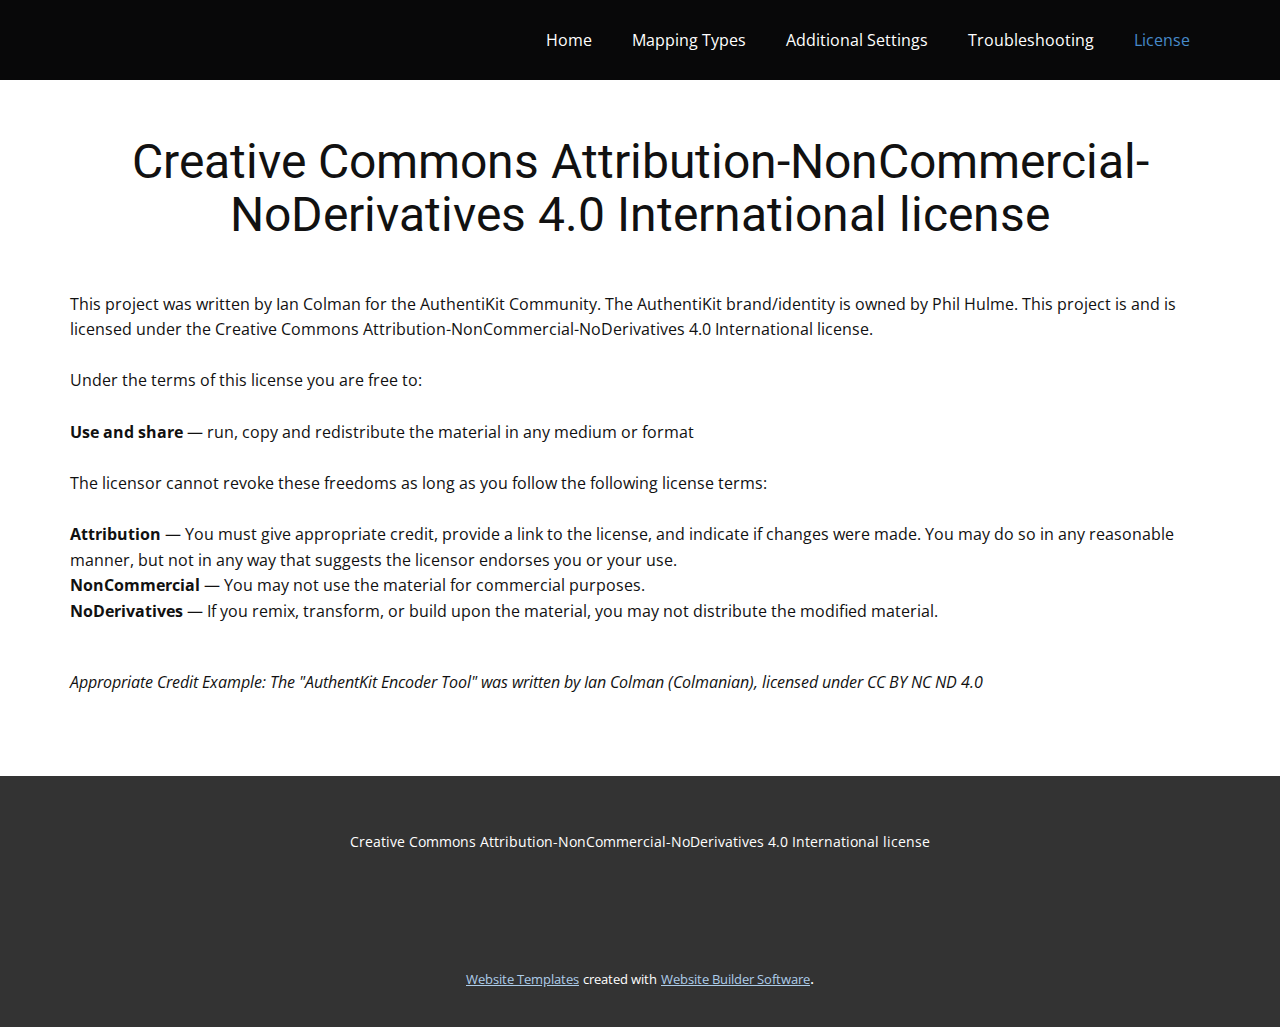
<file: public_html/License.html>
<!DOCTYPE html>
<html style="font-size: 16px;" lang="en"><head>
    <meta name="viewport" content="width=device-width, initial-scale=1.0">
    <meta charset="utf-8">
    <meta name="keywords" content="​Creative Commons Attribution-NonCommercial-NoDerivatives 4.0 International license">
    <meta name="description" content="">
    <title>License</title>
    <link rel="stylesheet" href="nicepage.css" media="screen">
<link rel="stylesheet" href="License.css" media="screen">
    <script class="u-script" type="text/javascript" src="jquery.js" "="" defer=""></script>
    <script class="u-script" type="text/javascript" src="nicepage.js" "="" defer=""></script>
    <meta name="generator" content="Nicepage 4.15.8, nicepage.com">
    <link id="u-theme-google-font" rel="stylesheet" href="https://fonts.googleapis.com/css?family=Roboto:100,100i,300,300i,400,400i,500,500i,700,700i,900,900i|Open+Sans:300,300i,400,400i,500,500i,600,600i,700,700i,800,800i">
    
    
    <script type="application/ld+json">{
		"@context": "http://schema.org",
		"@type": "Organization",
		"name": "AuthentiKit Tuning App"
}</script>
    <meta name="theme-color" content="#478ac9">
    <meta property="og:title" content="License">
    <meta property="og:description" content="">
    <meta property="og:type" content="website">
  </head>
  <body class="u-body u-xl-mode" data-lang="en"><header class="u-clearfix u-custom-color-2 u-header u-header" id="sec-a72b"><div class="u-clearfix u-sheet u-valign-middle u-sheet-1">
        <nav class="u-menu u-menu-dropdown u-offcanvas u-menu-1">
          <div class="menu-collapse" style="font-size: 1rem; letter-spacing: 0px;">
            <a class="u-button-style u-custom-left-right-menu-spacing u-custom-padding-bottom u-custom-top-bottom-menu-spacing u-nav-link u-text-active-palette-1-base u-text-hover-palette-2-base" href="#">
              <svg class="u-svg-link" viewBox="0 0 24 24"><use xmlns:xlink="http://www.w3.org/1999/xlink" xlink:href="#menu-hamburger"></use></svg>
              <svg class="u-svg-content" version="1.1" id="menu-hamburger" viewBox="0 0 16 16" x="0px" y="0px" xmlns:xlink="http://www.w3.org/1999/xlink" xmlns="http://www.w3.org/2000/svg"><g><rect y="1" width="16" height="2"></rect><rect y="7" width="16" height="2"></rect><rect y="13" width="16" height="2"></rect>
</g></svg>
            </a>
          </div>
          <div class="u-custom-menu u-nav-container">
            <ul class="u-nav u-unstyled u-nav-1"><li class="u-nav-item"><a class="u-button-style u-nav-link u-text-active-palette-1-base u-text-hover-palette-2-base" href="Home.html" style="padding: 10px 20px;">Home</a>
</li><li class="u-nav-item"><a class="u-button-style u-nav-link u-text-active-palette-1-base u-text-hover-palette-2-base" href="Mapping-Types.html" style="padding: 10px 20px;">Mapping Types</a>
</li><li class="u-nav-item"><a class="u-button-style u-nav-link u-text-active-palette-1-base u-text-hover-palette-2-base" href="Additional-Settings.html" style="padding: 10px 20px;">Additional Settings</a>
</li><li class="u-nav-item"><a class="u-button-style u-nav-link u-text-active-palette-1-base u-text-hover-palette-2-base" href="Troubleshooting.html" style="padding: 10px 20px;">Troubleshooting</a>
</li><li class="u-nav-item"><a class="u-button-style u-nav-link u-text-active-palette-1-base u-text-hover-palette-2-base" href="License.html" style="padding: 10px 20px;">License</a>
</li></ul>
          </div>
          <div class="u-custom-menu u-nav-container-collapse">
            <div class="u-black u-container-style u-inner-container-layout u-opacity u-opacity-95 u-sidenav">
              <div class="u-inner-container-layout u-sidenav-overflow">
                <div class="u-menu-close"></div>
                <ul class="u-align-center u-nav u-popupmenu-items u-unstyled u-nav-2"><li class="u-nav-item"><a class="u-button-style u-nav-link" href="Home.html">Home</a>
</li><li class="u-nav-item"><a class="u-button-style u-nav-link" href="Mapping-Types.html">Mapping Types</a>
</li><li class="u-nav-item"><a class="u-button-style u-nav-link" href="Additional-Settings.html">Additional Settings</a>
</li><li class="u-nav-item"><a class="u-button-style u-nav-link" href="Troubleshooting.html">Troubleshooting</a>
</li><li class="u-nav-item"><a class="u-button-style u-nav-link" href="License.html">License</a>
</li></ul>
              </div>
            </div>
            <div class="u-black u-menu-overlay u-opacity u-opacity-70"></div>
          </div>
        </nav>
      </div></header>
    <section class="u-align-center u-clearfix u-section-1" id="sec-0c1c">
      <div class="u-clearfix u-sheet u-sheet-1">
        <h1 class="u-text u-text-1"> Creative Commons Attribution-NonCommercial-NoDerivatives 4.0 International license</h1>
        <div class="fr-view u-clearfix u-rich-text u-text u-text-2">
          <p style="text-align: left;">This project was written by Ian Colman for the AuthentiKit Community. The AuthentiKit brand/identity is owned by Phil Hulme. This project is and is licensed under the Creative Commons Attribution-NonCommercial-NoDerivatives 4.0 International license.<br>
            <br>Under the terms of this license you are free to:<br>
            <br>
            <span style="font-weight: 700;">Use and share&nbsp;</span>— run, copy and redistribute the material in any medium or format<br>
            <br>The licensor cannot revoke these freedoms as long as you follow the following license terms:<br>
            <br>
            <span style="font-weight: 700;">Attribution&nbsp;</span>— You must give appropriate credit, provide a link to the license, and indicate if changes were made. You may do so in any reasonable manner, but not in any way that suggests the licensor endorses you or your use.<br>
            <span style="font-weight: 700;">NonCommercial&nbsp;</span>— You may not use the material for commercial purposes.<br>
            <span style="font-weight: 700;">NoDerivatives&nbsp;</span>— If you remix, transform, or build upon the material, you may not distribute the modified material.
          </p>
          <p style="text-align: left;">
            <br>
            <span style="font-style: italic;">Appropriate Credit Example: The "AuthentKit Encoder Tool" was written by Ian Colman (Colmanian), licensed under CC BY NC ND 4.0&nbsp;</span>
          </p>
        </div>
      </div>
    </section>
    
    
    <footer class="u-align-center u-clearfix u-footer u-grey-80 u-footer" id="sec-dfc8"><div class="u-clearfix u-sheet u-sheet-1">
        <p class="u-small-text u-text u-text-variant u-text-1">Creative Commons Attribution-NonCommercial-NoDerivatives 4.0 International license</p>
      </div></footer>
    <section class="u-backlink u-clearfix u-grey-80">
      <a class="u-link" href="https://nicepage.com/website-templates" target="_blank">
        <span>Website Templates</span>
      </a>
      <p class="u-text">
        <span>created with</span>
      </p>
      <a class="u-link" href="" target="_blank">
        <span>Website Builder Software</span>
      </a>. 
    </section>
  
</body></html>
</file>
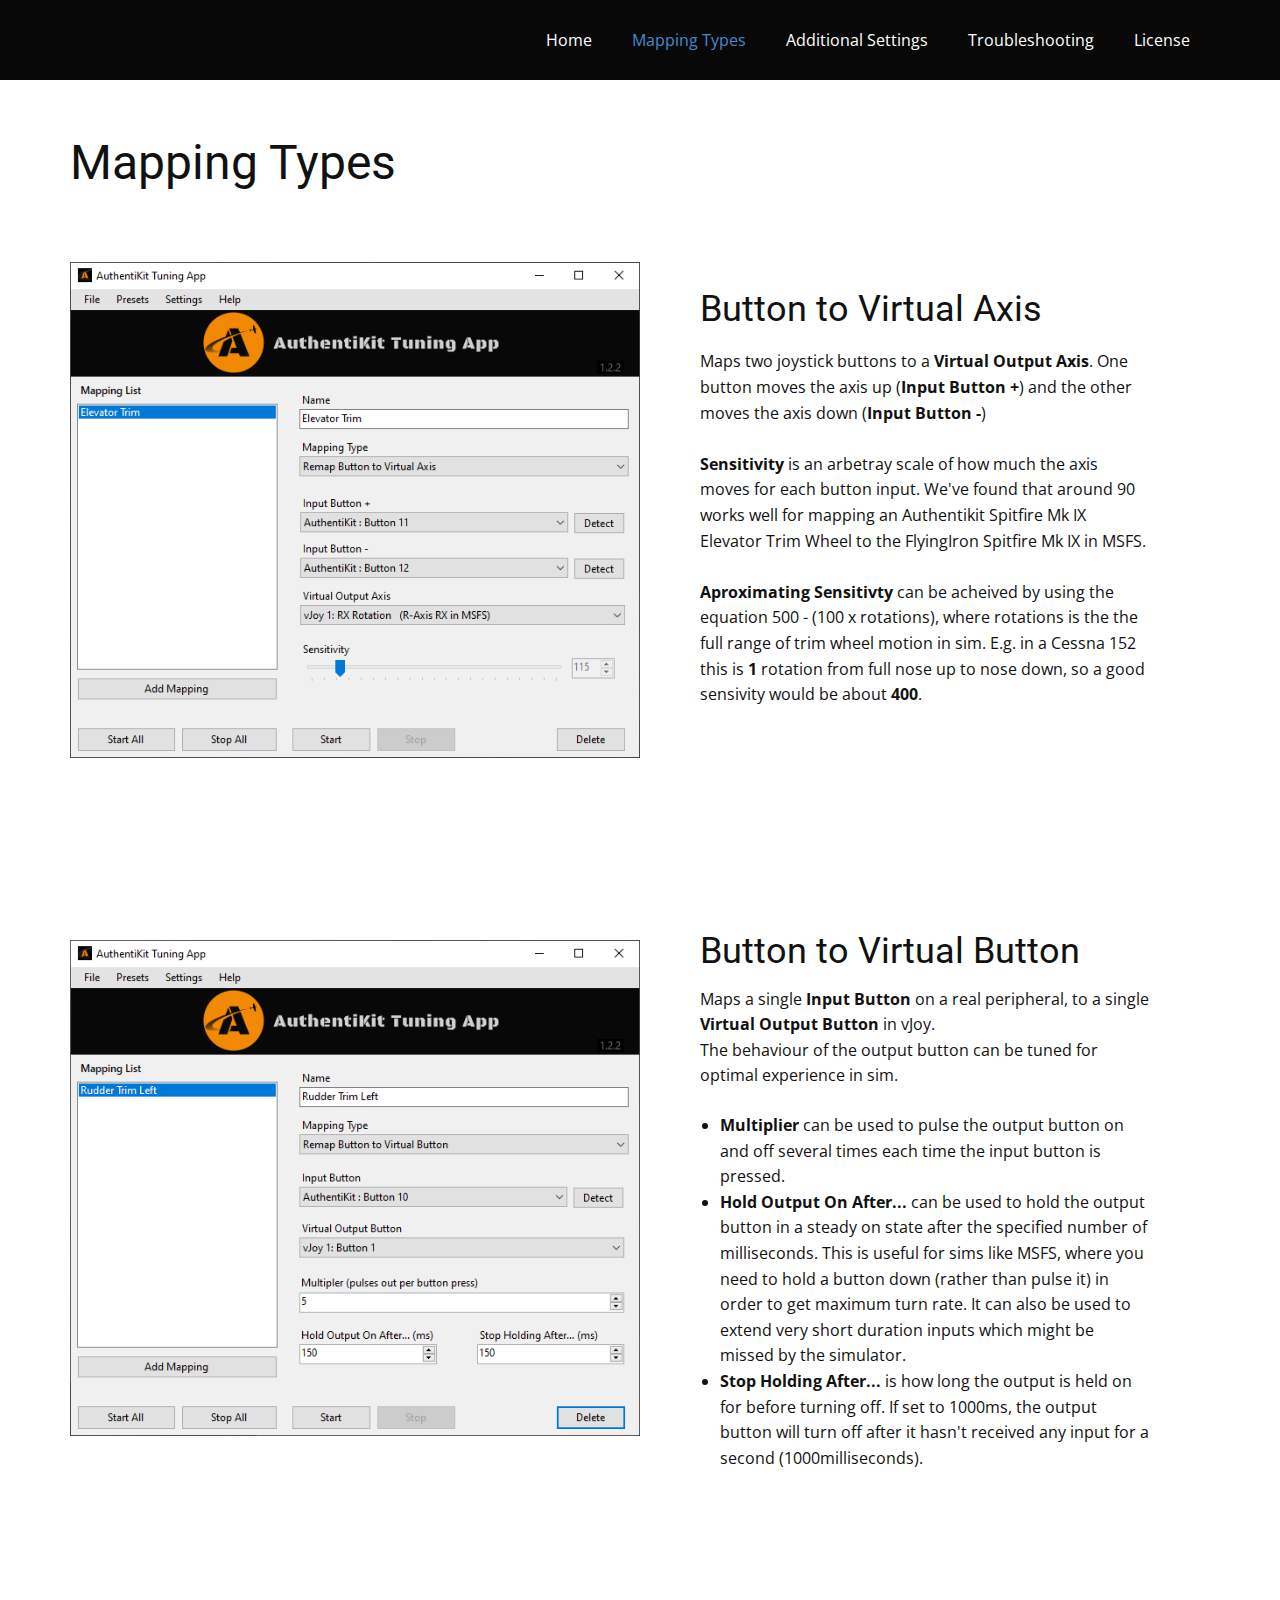
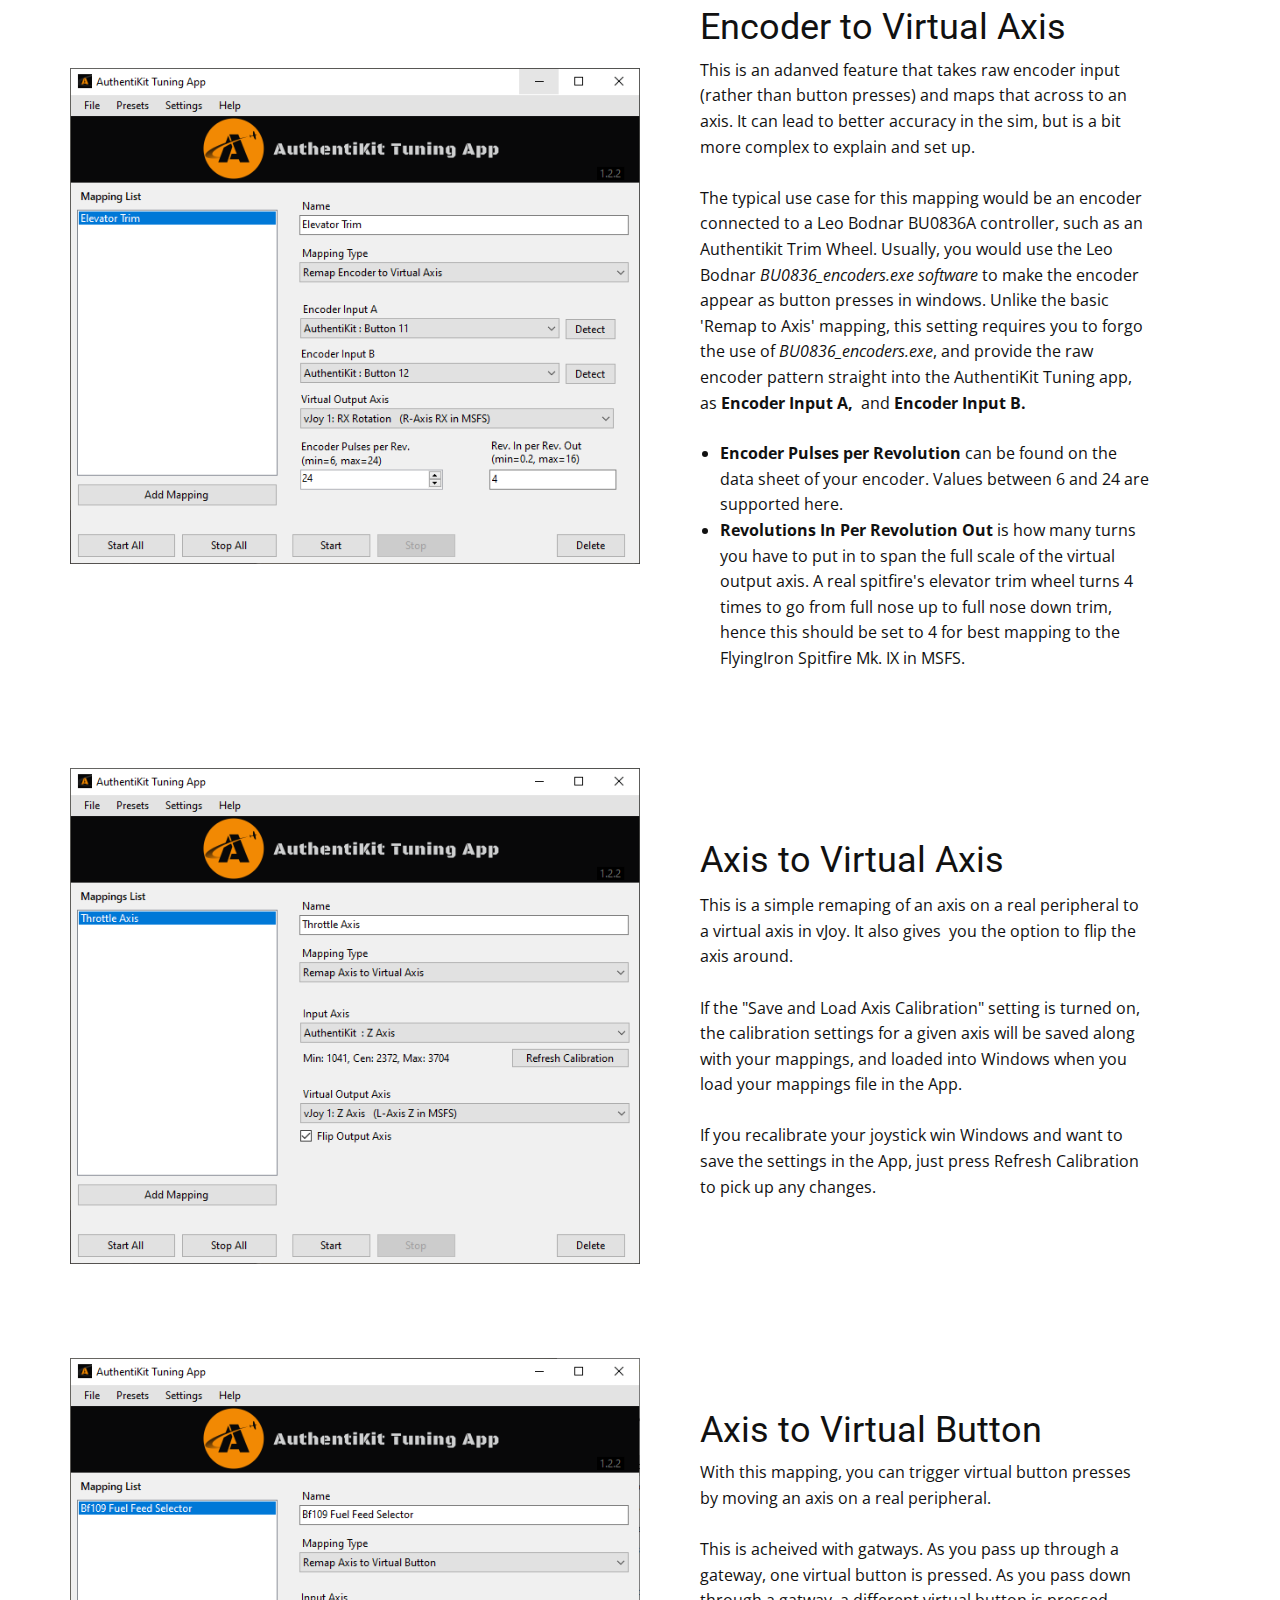
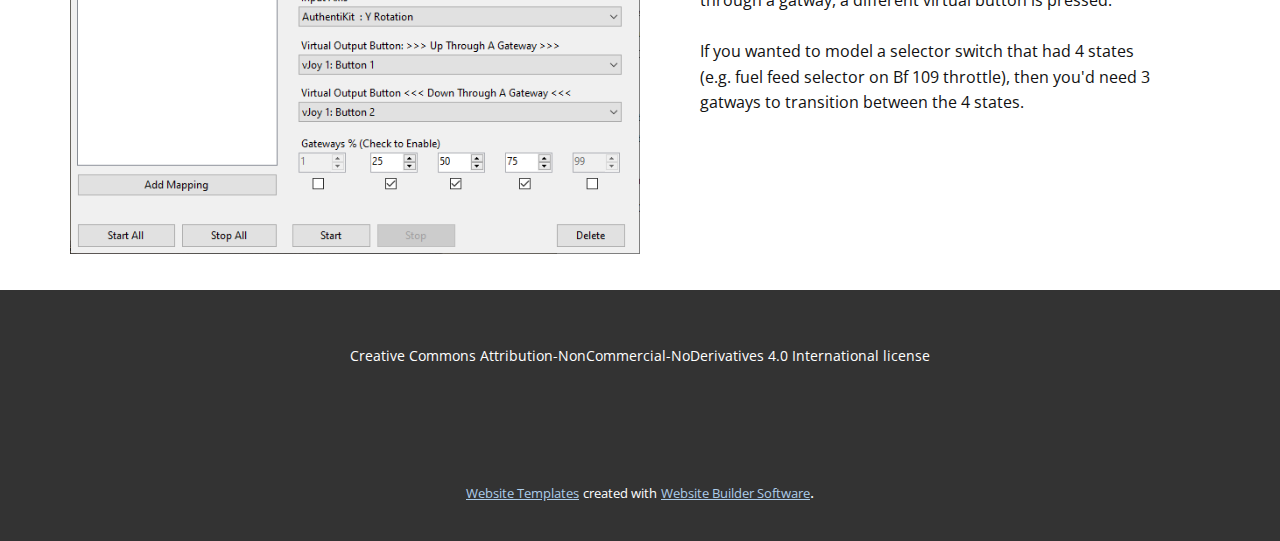
<file: public_html/Mapping-Types.html>
<!DOCTYPE html>
<html style="font-size: 16px;" lang="en"><head>
    <meta name="viewport" content="width=device-width, initial-scale=1.0">
    <meta charset="utf-8">
    <meta name="keywords" content="">
    <meta name="description" content="">
    <title>Mapping Types</title>
    <link rel="stylesheet" href="nicepage.css" media="screen">
<link rel="stylesheet" href="Mapping-Types.css" media="screen">
    <script class="u-script" type="text/javascript" src="jquery.js" "="" defer=""></script>
    <script class="u-script" type="text/javascript" src="nicepage.js" "="" defer=""></script>
    <meta name="generator" content="Nicepage 4.15.8, nicepage.com">
    <link id="u-theme-google-font" rel="stylesheet" href="https://fonts.googleapis.com/css?family=Roboto:100,100i,300,300i,400,400i,500,500i,700,700i,900,900i|Open+Sans:300,300i,400,400i,500,500i,600,600i,700,700i,800,800i">
    
    
    
    
    
    
    <script type="application/ld+json">{
		"@context": "http://schema.org",
		"@type": "Organization",
		"name": "AuthentiKit Tuning App"
}</script>
    <meta name="theme-color" content="#478ac9">
    <meta property="og:title" content="Mapping Types">
    <meta property="og:description" content="">
    <meta property="og:type" content="website">
  </head>
  <body class="u-body u-xl-mode" data-lang="en"><header class="u-clearfix u-custom-color-2 u-header u-header" id="sec-a72b"><div class="u-clearfix u-sheet u-valign-middle u-sheet-1">
        <nav class="u-menu u-menu-dropdown u-offcanvas u-menu-1">
          <div class="menu-collapse" style="font-size: 1rem; letter-spacing: 0px;">
            <a class="u-button-style u-custom-left-right-menu-spacing u-custom-padding-bottom u-custom-top-bottom-menu-spacing u-nav-link u-text-active-palette-1-base u-text-hover-palette-2-base" href="#">
              <svg class="u-svg-link" viewBox="0 0 24 24"><use xmlns:xlink="http://www.w3.org/1999/xlink" xlink:href="#menu-hamburger"></use></svg>
              <svg class="u-svg-content" version="1.1" id="menu-hamburger" viewBox="0 0 16 16" x="0px" y="0px" xmlns:xlink="http://www.w3.org/1999/xlink" xmlns="http://www.w3.org/2000/svg"><g><rect y="1" width="16" height="2"></rect><rect y="7" width="16" height="2"></rect><rect y="13" width="16" height="2"></rect>
</g></svg>
            </a>
          </div>
          <div class="u-custom-menu u-nav-container">
            <ul class="u-nav u-unstyled u-nav-1"><li class="u-nav-item"><a class="u-button-style u-nav-link u-text-active-palette-1-base u-text-hover-palette-2-base" href="Home.html" style="padding: 10px 20px;">Home</a>
</li><li class="u-nav-item"><a class="u-button-style u-nav-link u-text-active-palette-1-base u-text-hover-palette-2-base" href="Mapping-Types.html" style="padding: 10px 20px;">Mapping Types</a>
</li><li class="u-nav-item"><a class="u-button-style u-nav-link u-text-active-palette-1-base u-text-hover-palette-2-base" href="Additional-Settings.html" style="padding: 10px 20px;">Additional Settings</a>
</li><li class="u-nav-item"><a class="u-button-style u-nav-link u-text-active-palette-1-base u-text-hover-palette-2-base" href="Troubleshooting.html" style="padding: 10px 20px;">Troubleshooting</a>
</li><li class="u-nav-item"><a class="u-button-style u-nav-link u-text-active-palette-1-base u-text-hover-palette-2-base" href="License.html" style="padding: 10px 20px;">License</a>
</li></ul>
          </div>
          <div class="u-custom-menu u-nav-container-collapse">
            <div class="u-black u-container-style u-inner-container-layout u-opacity u-opacity-95 u-sidenav">
              <div class="u-inner-container-layout u-sidenav-overflow">
                <div class="u-menu-close"></div>
                <ul class="u-align-center u-nav u-popupmenu-items u-unstyled u-nav-2"><li class="u-nav-item"><a class="u-button-style u-nav-link" href="Home.html">Home</a>
</li><li class="u-nav-item"><a class="u-button-style u-nav-link" href="Mapping-Types.html">Mapping Types</a>
</li><li class="u-nav-item"><a class="u-button-style u-nav-link" href="Additional-Settings.html">Additional Settings</a>
</li><li class="u-nav-item"><a class="u-button-style u-nav-link" href="Troubleshooting.html">Troubleshooting</a>
</li><li class="u-nav-item"><a class="u-button-style u-nav-link" href="License.html">License</a>
</li></ul>
              </div>
            </div>
            <div class="u-black u-menu-overlay u-opacity u-opacity-70"></div>
          </div>
        </nav>
      </div></header>
    <section class="u-clearfix u-section-1" id="sec-6801">
      <div class="u-clearfix u-sheet u-sheet-1">
        <h1 class="u-text u-text-default u-text-1">Mapping Types<br>
        </h1>
        <div class="u-clearfix u-gutter-0 u-layout-wrap u-layout-wrap-1">
          <div class="u-layout" style="">
            <div class="u-layout-row" style="">
              <div class="u-align-left u-container-style u-image u-image-contain u-layout-cell u-left-cell u-size-30 u-size-xs-60 u-image-1" src="" data-image-width="651" data-image-height="567">
                <div class="u-container-layout u-container-layout-1" src=""></div>
              </div>
              <div class="u-align-left u-container-style u-layout-cell u-opacity u-opacity-0 u-right-cell u-size-30 u-size-xs-60 u-white u-layout-cell-2">
                <div class="u-container-layout u-container-layout-2">
                  <h2 class="u-text u-text-2">Button to Virtual Axis</h2>
                  <p class="u-text u-text-3">Maps two joystick buttons to a <b>Virtual Output Axis</b>. One button moves the axis up (<b>Input Button +</b>) and the other moves the axis down (<b>Input Button -</b>)&nbsp;<br>
                    <br><b>Sensitivity </b>is an arbetray scale of how much the axis moves for each button input. We've found that around 90 works well for mapping an Authentikit Spitfire Mk IX Elevator Trim Wheel to the FlyingIron Spitfire Mk IX in MSFS.&nbsp;<br>
                    <br><b>Aproximating Sensitivty</b>&nbsp;can be acheived by using the equation <span style="font-weight: 400;">500 - (100 x rotations)</span>, where rotations is the the full range of trim wheel motion in sim. E.g. in a Cessna 152 this is <b>1</b>&nbsp;rotation from full nose up to nose down, so a good sensivity would be about <b>400</b>.<br>
                  </p>
                </div>
              </div>
            </div>
          </div>
        </div>
      </div>
    </section>
    <section class="u-clearfix u-section-2" id="carousel_9d93">
      <div class="u-clearfix u-sheet u-sheet-1">
        <div class="u-clearfix u-gutter-0 u-layout-wrap u-layout-wrap-1">
          <div class="u-layout" style="">
            <div class="u-layout-row" style="">
              <div class="u-align-left u-container-style u-image u-image-contain u-layout-cell u-left-cell u-size-30 u-size-xs-60 u-image-1" src="" data-image-width="651" data-image-height="567">
                <div class="u-container-layout u-container-layout-1" src=""></div>
              </div>
              <div class="u-align-left u-container-style u-layout-cell u-opacity u-opacity-0 u-right-cell u-size-30 u-size-xs-60 u-white u-layout-cell-2">
                <div class="u-container-layout u-container-layout-2">
                  <h2 class="u-text u-text-1">Button to Virtual Button</h2>
                  <p class="u-text u-text-2">Maps a single <b>Input Button </b>on a real peripheral, to a single <b>Virtual Output Button </b>in vJoy.<br>The behaviour of the output button can be tuned for optimal experience in sim.<br><b></b>
                  </p>
                  <ul class="u-text u-text-3">
                    <li><b>Multiplier&nbsp;</b>can be used to pulse the output button on and off several times each time the input button is pressed.
                    </li>
                    <li><b>Hold Output On After...</b>&nbsp;can be used to hold the output button in a steady on state after the specified number of milliseconds. This is useful for sims like MSFS, where you need to hold a button down (rather than pulse it) in order to get maximum turn rate. It can also be used to extend very short duration inputs which might be missed by the simulator.
                    </li>
                    <li><b>Stop Holding After...</b>&nbsp;is how long the output is held on for before turning off. If set to 1000ms, the output button will turn off after it hasn't received any input for a second (1000milliseconds).
                    </li>
                  </ul>
                </div>
              </div>
            </div>
          </div>
        </div>
      </div>
    </section>
    <section class="u-clearfix u-section-3" id="carousel_5b67">
      <div class="u-clearfix u-sheet u-sheet-1">
        <div class="u-clearfix u-expanded-width u-gutter-0 u-layout-wrap u-layout-wrap-1">
          <div class="u-layout" style="">
            <div class="u-layout-row" style="">
              <div class="u-align-left u-container-style u-image u-image-contain u-layout-cell u-left-cell u-size-30 u-size-xs-60 u-image-1" src="" data-image-width="651" data-image-height="567">
                <div class="u-container-layout u-container-layout-1" src=""></div>
              </div>
              <div class="u-align-left u-container-style u-layout-cell u-opacity u-opacity-0 u-right-cell u-size-30 u-size-xs-60 u-white u-layout-cell-2">
                <div class="u-container-layout u-container-layout-2">
                  <h2 class="u-text u-text-1">Encoder to Virtual Axis</h2>
                  <p class="u-text u-text-2">This is an adanved feature that takes raw encoder input (rather than button ​presses) and maps that across to an axis. It can lead to better accuracy in the sim, but is a bit more complex to explain and set up.&nbsp;<br>
                    <br>The typical use case for this mapping would be an encoder connected to a Leo Bodnar&nbsp;BU0836A controller, such as an Authentikit Trim Wheel. Usually, you would use the Leo Bodnar&nbsp;<i>BU0836_encoders.exe software&nbsp;</i>to make the encoder appear as button presses in windows. Unlike the basic 'Remap to Axis' mapping, this setting requires you to forgo the use of <i>BU0836_encoders.exe</i>, and provide the raw encoder pattern straight into the AuthentiKit Tuning app, as <b>Encoder Input A,&nbsp;</b>&nbsp;and <b>Encoder Input B.</b>&nbsp;<br>
                  </p>
                  <ul class="u-text u-text-3">
                    <li><b>Encoder Pulses per Revolution </b>can be found on the data sheet of your encoder. Values between 6 and 24 are supported here.
                    </li>
                    <li><b>Revolutions In Per Revolution Out</b>&nbsp;is how many turns you have to put in to span the full scale of the virtual output axis. A real spitfire's elevator trim wheel turns 4 times to go from full nose up to full nose down trim, hence this should be set to 4 for best mapping to the FlyingIron Spitfire Mk. IX in MSFS.
                    </li>
                  </ul>
                </div>
              </div>
            </div>
          </div>
        </div>
      </div>
    </section>
    <section class="u-clearfix u-section-4" id="carousel_ba6f">
      <div class="u-clearfix u-sheet u-sheet-1">
        <div class="u-clearfix u-expanded-width u-gutter-0 u-layout-wrap u-layout-wrap-1">
          <div class="u-layout" style="">
            <div class="u-layout-row" style="">
              <div class="u-align-left u-container-style u-image u-image-contain u-layout-cell u-left-cell u-size-30 u-size-xs-60 u-image-1" src="" data-image-width="651" data-image-height="567">
                <div class="u-container-layout u-container-layout-1" src=""></div>
              </div>
              <div class="u-align-left u-container-style u-layout-cell u-opacity u-opacity-0 u-right-cell u-size-30 u-size-xs-60 u-white u-layout-cell-2">
                <div class="u-container-layout u-valign-top-sm u-valign-top-xs u-container-layout-2">
                  <h2 class="u-text u-text-1">Axis to Virtual Axis</h2>
                  <p class="u-text u-text-2">This is a simple remaping of an axis on a real peripheral to&nbsp; a virtual axis in vJoy. It also gives&nbsp; you the option to flip the axis around.<br>
                    <br>If the "Save and Load Axis Calibration" setting is turned on, the calibration settings for a given axis will be saved along with your mappings, and loaded into Windows when you load your mappings file in the App.<br>
                    <br>If you recalibrate your joystick win Windows and want to save the settings in the App, just press Refresh Calibration to pick up any changes.
                  </p>
                </div>
              </div>
            </div>
          </div>
        </div>
      </div>
    </section>
    <section class="u-clearfix u-section-5" id="carousel_34f7">
      <div class="u-clearfix u-sheet u-sheet-1">
        <div class="u-clearfix u-expanded-width u-gutter-0 u-layout-wrap u-layout-wrap-1">
          <div class="u-layout" style="">
            <div class="u-layout-row" style="">
              <div class="u-align-left u-container-style u-image u-image-contain u-layout-cell u-left-cell u-size-30 u-size-xs-60 u-image-1" src="" data-image-width="651" data-image-height="567">
                <div class="u-container-layout u-container-layout-1" src=""></div>
              </div>
              <div class="u-align-left u-container-style u-layout-cell u-opacity u-opacity-0 u-right-cell u-size-30 u-size-xs-60 u-white u-layout-cell-2">
                <div class="u-container-layout u-container-layout-2">
                  <h2 class="u-text u-text-1">Axis to Virtual Button</h2>
                  <p class="u-text u-text-2">With this mapping, you can trigger virtual button presses by moving an axis on a real peripheral.&nbsp;<br>
                    <br>This is acheived with gatways. As you pass up through a gateway, one virtual button is pressed. As you pass down through a gatway, a different virtual button is pressed.&nbsp;<br>
                    <br>If you wanted to model a selector switch that had 4 states (e.g. fuel feed&nbsp;selector on Bf 109 throttle), then you'd need 3 gatways to transition between the 4 states.
                  </p>
                </div>
              </div>
            </div>
          </div>
        </div>
      </div>
    </section>
    
    
    <footer class="u-align-center u-clearfix u-footer u-grey-80 u-footer" id="sec-dfc8"><div class="u-clearfix u-sheet u-sheet-1">
        <p class="u-small-text u-text u-text-variant u-text-1">Creative Commons Attribution-NonCommercial-NoDerivatives 4.0 International license</p>
      </div></footer>
    <section class="u-backlink u-clearfix u-grey-80">
      <a class="u-link" href="https://nicepage.com/website-templates" target="_blank">
        <span>Website Templates</span>
      </a>
      <p class="u-text">
        <span>created with</span>
      </p>
      <a class="u-link" href="" target="_blank">
        <span>Website Builder Software</span>
      </a>. 
    </section>
  
</body></html>
</file>
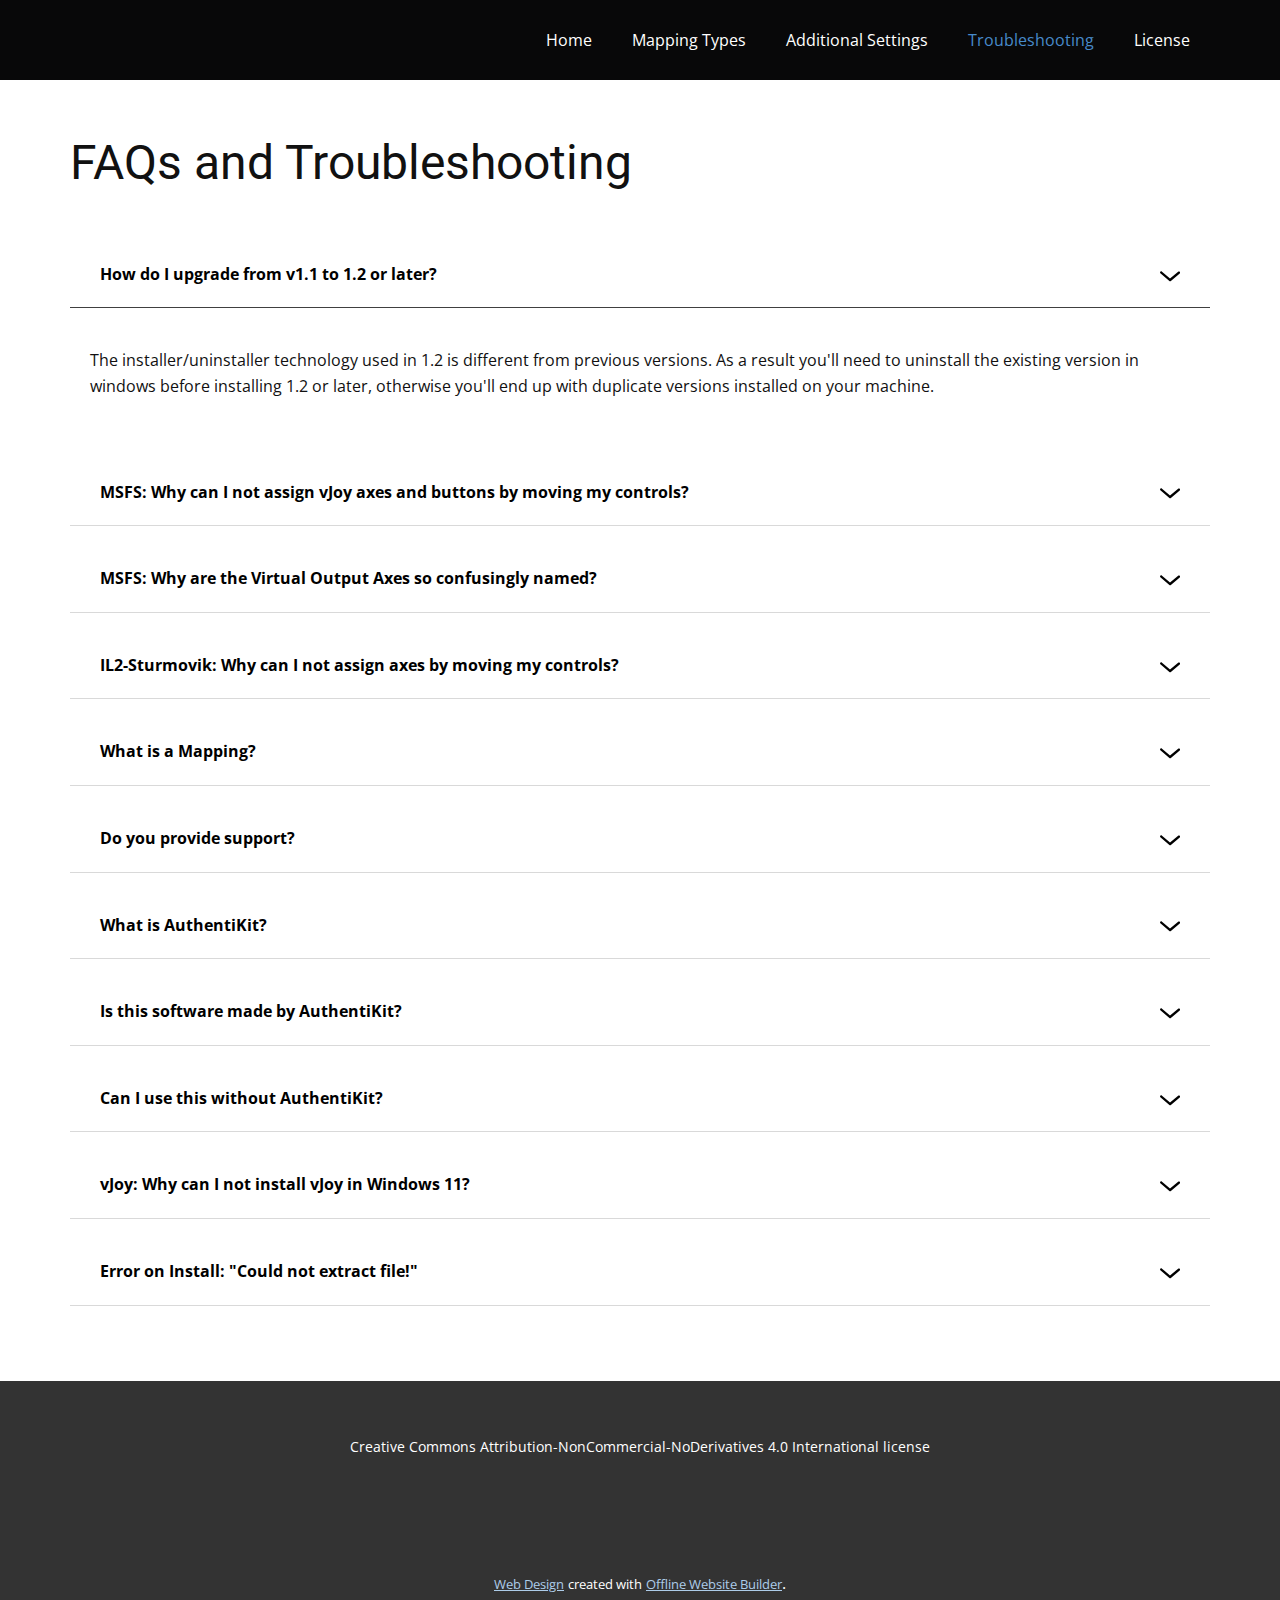
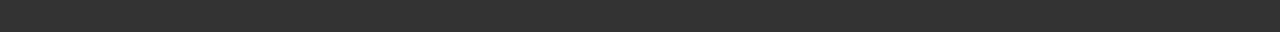
<file: public_html/Troubleshooting.html>
<!DOCTYPE html>
<html style="font-size: 16px;" lang="en"><head>
    <meta name="viewport" content="width=device-width, initial-scale=1.0">
    <meta charset="utf-8">
    <meta name="keywords" content="">
    <meta name="description" content="">
    <title>Troubleshooting</title>
    <link rel="stylesheet" href="nicepage.css" media="screen">
<link rel="stylesheet" href="Troubleshooting.css" media="screen">
    <script class="u-script" type="text/javascript" src="jquery.js" "="" defer=""></script>
    <script class="u-script" type="text/javascript" src="nicepage.js" "="" defer=""></script>
    <meta name="generator" content="Nicepage 4.15.8, nicepage.com">
    <link id="u-theme-google-font" rel="stylesheet" href="https://fonts.googleapis.com/css?family=Roboto:100,100i,300,300i,400,400i,500,500i,700,700i,900,900i|Open+Sans:300,300i,400,400i,500,500i,600,600i,700,700i,800,800i">
    
    
    
    
    <script type="application/ld+json">{
		"@context": "http://schema.org",
		"@type": "Organization",
		"name": "AuthentiKit Tuning App"
}</script>
    <meta name="theme-color" content="#478ac9">
    <meta property="og:title" content="Troubleshooting">
    <meta property="og:description" content="">
    <meta property="og:type" content="website">
  </head>
  <body class="u-body u-xl-mode" data-lang="en"><header class="u-clearfix u-custom-color-2 u-header u-header" id="sec-a72b"><div class="u-clearfix u-sheet u-valign-middle u-sheet-1">
        <nav class="u-menu u-menu-dropdown u-offcanvas u-menu-1">
          <div class="menu-collapse" style="font-size: 1rem; letter-spacing: 0px;">
            <a class="u-button-style u-custom-left-right-menu-spacing u-custom-padding-bottom u-custom-top-bottom-menu-spacing u-nav-link u-text-active-palette-1-base u-text-hover-palette-2-base" href="#">
              <svg class="u-svg-link" viewBox="0 0 24 24"><use xmlns:xlink="http://www.w3.org/1999/xlink" xlink:href="#menu-hamburger"></use></svg>
              <svg class="u-svg-content" version="1.1" id="menu-hamburger" viewBox="0 0 16 16" x="0px" y="0px" xmlns:xlink="http://www.w3.org/1999/xlink" xmlns="http://www.w3.org/2000/svg"><g><rect y="1" width="16" height="2"></rect><rect y="7" width="16" height="2"></rect><rect y="13" width="16" height="2"></rect>
</g></svg>
            </a>
          </div>
          <div class="u-custom-menu u-nav-container">
            <ul class="u-nav u-unstyled u-nav-1"><li class="u-nav-item"><a class="u-button-style u-nav-link u-text-active-palette-1-base u-text-hover-palette-2-base" href="Home.html" style="padding: 10px 20px;">Home</a>
</li><li class="u-nav-item"><a class="u-button-style u-nav-link u-text-active-palette-1-base u-text-hover-palette-2-base" href="Mapping-Types.html" style="padding: 10px 20px;">Mapping Types</a>
</li><li class="u-nav-item"><a class="u-button-style u-nav-link u-text-active-palette-1-base u-text-hover-palette-2-base" href="Additional-Settings.html" style="padding: 10px 20px;">Additional Settings</a>
</li><li class="u-nav-item"><a class="u-button-style u-nav-link u-text-active-palette-1-base u-text-hover-palette-2-base" href="Troubleshooting.html" style="padding: 10px 20px;">Troubleshooting</a>
</li><li class="u-nav-item"><a class="u-button-style u-nav-link u-text-active-palette-1-base u-text-hover-palette-2-base" href="License.html" style="padding: 10px 20px;">License</a>
</li></ul>
          </div>
          <div class="u-custom-menu u-nav-container-collapse">
            <div class="u-black u-container-style u-inner-container-layout u-opacity u-opacity-95 u-sidenav">
              <div class="u-inner-container-layout u-sidenav-overflow">
                <div class="u-menu-close"></div>
                <ul class="u-align-center u-nav u-popupmenu-items u-unstyled u-nav-2"><li class="u-nav-item"><a class="u-button-style u-nav-link" href="Home.html">Home</a>
</li><li class="u-nav-item"><a class="u-button-style u-nav-link" href="Mapping-Types.html">Mapping Types</a>
</li><li class="u-nav-item"><a class="u-button-style u-nav-link" href="Additional-Settings.html">Additional Settings</a>
</li><li class="u-nav-item"><a class="u-button-style u-nav-link" href="Troubleshooting.html">Troubleshooting</a>
</li><li class="u-nav-item"><a class="u-button-style u-nav-link" href="License.html">License</a>
</li></ul>
              </div>
            </div>
            <div class="u-black u-menu-overlay u-opacity u-opacity-70"></div>
          </div>
        </nav>
      </div></header>
    <section class="u-clearfix u-section-1" id="sec-6801">
      <div class="u-clearfix u-sheet u-sheet-1">
        <h1 class="u-text u-text-default u-text-1">FAQs and Troubleshooting<br>
        </h1>
      </div>
    </section>
    <section class="u-align-center u-clearfix u-section-2" id="sec-5f5f">
      <div class="u-clearfix u-sheet u-sheet-1">
        <div class="u-accordion u-expanded-width u-faq u-spacing-20 u-accordion-1">
          <div class="u-accordion-item u-accordion-item-1">
            <a class="active u-accordion-link u-border-1 u-border-active-grey-75 u-border-grey-15 u-border-hover-grey-75 u-border-no-left u-border-no-right u-border-no-top u-button-style u-text-black u-accordion-link-1" id="link-b4fc" aria-controls="b4fc" aria-selected="true">
              <span class="u-accordion-link-text">How do I upgrade from v1.1 to 1.2 or later?</span><span class="u-accordion-link-icon u-icon u-text-black u-icon-1"><svg class="u-svg-link" preserveAspectRatio="xMidYMin slice" viewBox="0 0 16 16" style=""><use xmlns:xlink="http://www.w3.org/1999/xlink" xlink:href="#svg-c9e9"></use></svg><svg class="u-svg-content" viewBox="0 0 16 16" x="0px" y="0px" id="svg-c9e9"><path d="M8,10.7L1.6,5.3c-0.4-0.4-1-0.4-1.3,0c-0.4,0.4-0.4,0.9,0,1.3l7.2,6.1c0.1,0.1,0.4,0.2,0.6,0.2s0.4-0.1,0.6-0.2l7.1-6
	c0.4-0.4,0.4-0.9,0-1.3c-0.4-0.4-1-0.4-1.3,0L8,10.7z"></path></svg></span>
            </a>
            <div class="u-accordion-active u-accordion-pane u-container-style u-accordion-pane-1" id="b4fc" aria-labelledby="link-b4fc">
              <div class="u-container-layout u-container-layout-1">
                <div class="fr-view u-clearfix u-rich-text u-text">
                  <p>The installer/uninstaller technology used in 1.2 is different from previous versions. As a result you'll need to uninstall the existing version in windows before installing 1.2 or later, otherwise you'll end up with duplicate versions installed on your machine.</p>
                </div>
              </div>
            </div>
          </div>
          <div class="u-accordion-item u-accordion-item-2">
            <a class="u-accordion-link u-border-1 u-border-active-grey-75 u-border-grey-15 u-border-hover-grey-75 u-border-no-left u-border-no-right u-border-no-top u-button-style u-text-black u-accordion-link-2" id="link-70d7" aria-controls="70d7" aria-selected="false">
              <span class="u-accordion-link-text"> MSFS: Why can I not assign vJoy axes and buttons by moving my controls?</span><span class="u-accordion-link-icon u-icon u-text-black u-icon-2"><svg class="u-svg-link" preserveAspectRatio="xMidYMin slice" viewBox="0 0 16 16" style=""><use xmlns:xlink="http://www.w3.org/1999/xlink" xlink:href="#svg-7ef4"></use></svg><svg class="u-svg-content" viewBox="0 0 16 16" x="0px" y="0px" id="svg-7ef4"><path d="M8,10.7L1.6,5.3c-0.4-0.4-1-0.4-1.3,0c-0.4,0.4-0.4,0.9,0,1.3l7.2,6.1c0.1,0.1,0.4,0.2,0.6,0.2s0.4-0.1,0.6-0.2l7.1-6
	c0.4-0.4,0.4-0.9,0-1.3c-0.4-0.4-1-0.4-1.3,0L8,10.7z"></path></svg></span>
            </a>
            <div class="u-accordion-pane u-container-style u-accordion-pane-2" id="70d7" aria-labelledby="link-70d7">
              <div class="u-container-layout u-container-layout-2">
                <div class="fr-view u-clearfix u-rich-text u-text">
                  <p id="isPasted">You have to select the axis or button from the drop down instead.</p>
                  <p>MSFS provides a handy way of setting up controls quickly by asking you to move the axis you want to assign and automatically selecting it, but this doesn’t work for us. When you use this mapping software, two signals will be presented to MSFS - the real input button (that you don’t want to use in sim), and the vJoy axis or button as configured by this software (which you do want to use). MSFS always sees the real button input first, then presents you with an error along the lines of ‘the input you’re moving or pressing is on a different controller’ to the vJoy, which of course it is. You can manually select the relevant axis from the drop down menu though, which works fine.</p>
                </div>
              </div>
            </div>
          </div>
          <div class="u-accordion-item u-accordion-item-3">
            <a class="u-accordion-link u-border-1 u-border-active-grey-75 u-border-grey-15 u-border-hover-grey-75 u-border-no-left u-border-no-right u-border-no-top u-button-style u-text-black u-accordion-link-3" id="link-017a" aria-controls="017a" aria-selected="false">
              <span class="u-accordion-link-text">MSFS: ​Why are the Virtual Output Axes so confusingly named?</span><span class="u-accordion-link-icon u-icon u-text-black u-icon-3"><svg class="u-svg-link" preserveAspectRatio="xMidYMin slice" viewBox="0 0 16 16" style=""><use xmlns:xlink="http://www.w3.org/1999/xlink" xlink:href="#svg-3ed0"></use></svg><svg class="u-svg-content" viewBox="0 0 16 16" x="0px" y="0px" id="svg-3ed0"><path d="M8,10.7L1.6,5.3c-0.4-0.4-1-0.4-1.3,0c-0.4,0.4-0.4,0.9,0,1.3l7.2,6.1c0.1,0.1,0.4,0.2,0.6,0.2s0.4-0.1,0.6-0.2l7.1-6
	c0.4-0.4,0.4-0.9,0-1.3c-0.4-0.4-1-0.4-1.3,0L8,10.7z"></path></svg></span>
            </a>
            <div class="u-accordion-pane u-container-style u-accordion-pane-3" id="017a" aria-labelledby="link-017a">
              <div class="u-container-layout u-container-layout-3">
                <div class="fr-view u-clearfix u-rich-text u-text u-text-3">
                  <p id="isPasted">The virtual output axes are provided by another piece of software called vJoy</p>
                  <p>Unfortunately, the same axis will be labelled differently in vJoy’s configuration software, Microsoft Windows Game Controllers and Microsoft Flight simulator. This is my current understanding of the mappings.&nbsp;</p>
                  <hr>
                  <p>
                    <img src="images/Axes.JPG" width="550" style="width: 550px;" class="fr-dib fr-fic">
                  </p>
                </div>
              </div>
            </div>
          </div>
          <div class="u-accordion-item u-accordion-item-4">
            <a class="u-accordion-link u-border-1 u-border-active-grey-75 u-border-grey-15 u-border-hover-grey-75 u-border-no-left u-border-no-right u-border-no-top u-button-style u-text-black u-accordion-link-4" id="link-0e4f" aria-controls="0e4f" aria-selected="false">
              <span class="u-accordion-link-text"> IL2-Sturmovik: Why can I not assign axes by moving my controls?</span><span class="u-accordion-link-icon u-icon u-text-black u-icon-4"><svg class="u-svg-link" preserveAspectRatio="xMidYMin slice" viewBox="0 0 16 16" style=""><use xmlns:xlink="http://www.w3.org/1999/xlink" xlink:href="#svg-f68a"></use></svg><svg class="u-svg-content" viewBox="0 0 16 16" x="0px" y="0px" id="svg-f68a"><path d="M8,10.7L1.6,5.3c-0.4-0.4-1-0.4-1.3,0c-0.4,0.4-0.4,0.9,0,1.3l7.2,6.1c0.1,0.1,0.4,0.2,0.6,0.2s0.4-0.1,0.6-0.2l7.1-6
	c0.4-0.4,0.4-0.9,0-1.3c-0.4-0.4-1-0.4-1.3,0L8,10.7z"></path></svg></span>
            </a>
            <div class="u-accordion-pane u-container-style u-accordion-pane-4" id="0e4f" aria-labelledby="link-0e4f">
              <div class="u-container-layout u-container-layout-4">
                <div class="fr-view u-clearfix u-rich-text u-text">
                  <p id="isPasted">The IL2-Sturmovik Great Battles series provide a handy way of setting up controls quickly by asking you to move the axis you want to assign and automatically selecting it, but this presents a problem for us.</p>
                  <p>When you use this mapping software, two signals will be presented to IL2 - the real input button (that you don’t want to use in sim), and the vJoy axis or button as configured by this software (which you do want to use).</p>
                  <p>Unfortunately IL2 always sees the real button input first which makes it very difficult to get it to use the desired vJoy axis or button. Though not ideal, it is possible to work around this since IL2 only registers its usable devices on start up of the game. You only need to do this once to set up your controls.&nbsp;</p>
                  <ol>
                    <li>Unplug the real device so that IL2 won’t detect it&nbsp;</li>
                    <li>Start IL2</li>
                    <li>Plug the real device back in and run the AuthentiKit Tuning App to control the vJoy outputs.</li>
                    <li>Assign the controls in sim as you require. IL2 will only see the vJoy inputs and not the real ones so you can configure as needed.</li>
                    <li>Restart IL2 so that you can use both your real inputs and vJoy.</li>
                  </ol>
                </div>
              </div>
            </div>
          </div>
          <div class="u-accordion-item u-accordion-item-5">
            <a class="u-accordion-link u-border-1 u-border-active-grey-75 u-border-grey-15 u-border-hover-grey-75 u-border-no-left u-border-no-right u-border-no-top u-button-style u-text-black u-accordion-link-5" id="link-41be" aria-controls="41be" aria-selected="false">
              <span class="u-accordion-link-text"> What is a Mapping?</span><span class="u-accordion-link-icon u-icon u-text-black u-icon-5"><svg class="u-svg-link" preserveAspectRatio="xMidYMin slice" viewBox="0 0 16 16" style=""><use xmlns:xlink="http://www.w3.org/1999/xlink" xlink:href="#svg-37fc"></use></svg><svg class="u-svg-content" viewBox="0 0 16 16" x="0px" y="0px" id="svg-37fc"><path d="M8,10.7L1.6,5.3c-0.4-0.4-1-0.4-1.3,0c-0.4,0.4-0.4,0.9,0,1.3l7.2,6.1c0.1,0.1,0.4,0.2,0.6,0.2s0.4-0.1,0.6-0.2l7.1-6
	c0.4-0.4,0.4-0.9,0-1.3c-0.4-0.4-1-0.4-1.3,0L8,10.7z"></path></svg></span>
            </a>
            <div class="u-accordion-pane u-container-style u-accordion-pane-5" id="41be" aria-labelledby="link-41be">
              <div class="u-container-layout u-container-layout-5">
                <div class="fr-view u-clearfix u-rich-text u-text">
                  <p>A mapping describes how an input button is translated to a virtual output by the AuthentiKit Tuning App. There are several types of mappings as described in <a class="u-active-none u-border-none u-btn u-button-style u-hover-none u-none u-text-palette-1-base u-btn-1" href="Mapping-Types.html" data-page-id="781807975">this dedicated page</a>. 
                  </p>
                </div>
              </div>
            </div>
          </div>
          <div class="u-accordion-item u-accordion-item-6">
            <a class="u-accordion-link u-border-1 u-border-active-grey-75 u-border-grey-15 u-border-hover-grey-75 u-border-no-left u-border-no-right u-border-no-top u-button-style u-text-black u-accordion-link-6" id="link-274c" aria-controls="274c" aria-selected="false">
              <span class="u-accordion-link-text"> Do you provide support?</span><span class="u-accordion-link-icon u-icon u-text-black u-icon-6"><svg class="u-svg-link" preserveAspectRatio="xMidYMin slice" viewBox="0 0 16 16" style=""><use xmlns:xlink="http://www.w3.org/1999/xlink" xlink:href="#svg-7891"></use></svg><svg class="u-svg-content" viewBox="0 0 16 16" x="0px" y="0px" id="svg-7891"><path d="M8,10.7L1.6,5.3c-0.4-0.4-1-0.4-1.3,0c-0.4,0.4-0.4,0.9,0,1.3l7.2,6.1c0.1,0.1,0.4,0.2,0.6,0.2s0.4-0.1,0.6-0.2l7.1-6
	c0.4-0.4,0.4-0.9,0-1.3c-0.4-0.4-1-0.4-1.3,0L8,10.7z"></path></svg></span>
            </a>
            <div class="u-accordion-pane u-container-style u-accordion-pane-6" id="274c" aria-labelledby="link-274c">
              <div class="u-container-layout u-container-layout-6">
                <div class="fr-view u-clearfix u-rich-text u-text">
                  <p id="isPasted">I'll be maintaining the AuthentiKit Tuning App and adding features on a best endeavours basis for free, but unfortunately I'm not generally available to provide detailed help on your setup.</p>
                  <p>It's very helpful to raise issues if you find something that's not working as expected though. Please do so via the GitHub issues page here:</p>
                  <p>
                    <a class="u-active-none u-border-none u-btn u-button-style u-hover-none u-none u-text-palette-1-base u-btn-2" href="https://github.com/Colmanian/AuthentiKit-Trim-Calibration/issues">https://github.com/Colmanian/AuthentiKit-Trim-Calibration/issues</a>
                  </p>
                  <p>or if it's related to vJoy, here:</p>
                  <p>
                    <a class="u-active-none u-border-none u-btn u-button-style u-hover-none u-none u-text-palette-1-base u-btn-3" href="https://github.com/shauleiz/vJoy/issues">https://github.com/shauleiz/vJoy/issues</a>
                  </p>
                </div>
              </div>
            </div>
          </div>
          <div class="u-accordion-item u-accordion-item-7">
            <a class="u-accordion-link u-border-1 u-border-active-grey-75 u-border-grey-15 u-border-hover-grey-75 u-border-no-left u-border-no-right u-border-no-top u-button-style u-text-black u-accordion-link-7" id="link-0364" aria-controls="0364" aria-selected="false">
              <span class="u-accordion-link-text"> What is AuthentiKit?</span><span class="u-accordion-link-icon u-icon u-text-black u-icon-7"><svg class="u-svg-link" preserveAspectRatio="xMidYMin slice" viewBox="0 0 16 16" style=""><use xmlns:xlink="http://www.w3.org/1999/xlink" xlink:href="#svg-bff0"></use></svg><svg class="u-svg-content" viewBox="0 0 16 16" x="0px" y="0px" id="svg-bff0"><path d="M8,10.7L1.6,5.3c-0.4-0.4-1-0.4-1.3,0c-0.4,0.4-0.4,0.9,0,1.3l7.2,6.1c0.1,0.1,0.4,0.2,0.6,0.2s0.4-0.1,0.6-0.2l7.1-6
	c0.4-0.4,0.4-0.9,0-1.3c-0.4-0.4-1-0.4-1.3,0L8,10.7z"></path></svg></span>
            </a>
            <div class="u-accordion-pane u-container-style u-accordion-pane-7" id="0364" aria-labelledby="link-0364">
              <div class="u-container-layout u-container-layout-7">
                <div class="fr-view u-clearfix u-rich-text u-text">
                  <p id="isPasted">Replica flight controls for DCS, Microsoft Flight Simulator, IL2, X-Plane and other flight simulators. Self-build kits – download all plans, files &amp; materials list at no charge. This is a freeware community project.&nbsp;</p>
                  <p>
                    <a class="u-active-none u-border-none u-btn u-button-style u-hover-none u-none u-text-palette-1-base u-btn-4" href="https://authentikit.org/what-is-it/">https://authentikit.org/what-is-it/</a>
                  </p>
                </div>
              </div>
            </div>
          </div>
          <div class="u-accordion-item u-accordion-item-8">
            <a class="u-accordion-link u-border-1 u-border-active-grey-75 u-border-grey-15 u-border-hover-grey-75 u-border-no-left u-border-no-right u-border-no-top u-button-style u-text-black u-accordion-link-8" id="link-3b9e" aria-controls="3b9e" aria-selected="false">
              <span class="u-accordion-link-text"> Is this software made by AuthentiKit?</span><span class="u-accordion-link-icon u-icon u-text-black u-icon-8"><svg class="u-svg-link" preserveAspectRatio="xMidYMin slice" viewBox="0 0 16 16" style=""><use xmlns:xlink="http://www.w3.org/1999/xlink" xlink:href="#svg-e9f2"></use></svg><svg class="u-svg-content" viewBox="0 0 16 16" x="0px" y="0px" id="svg-e9f2"><path d="M8,10.7L1.6,5.3c-0.4-0.4-1-0.4-1.3,0c-0.4,0.4-0.4,0.9,0,1.3l7.2,6.1c0.1,0.1,0.4,0.2,0.6,0.2s0.4-0.1,0.6-0.2l7.1-6
	c0.4-0.4,0.4-0.9,0-1.3c-0.4-0.4-1-0.4-1.3,0L8,10.7z"></path></svg></span>
            </a>
            <div class="u-accordion-pane u-container-style u-accordion-pane-8" id="3b9e" aria-labelledby="link-3b9e">
              <div class="u-container-layout u-container-layout-8">
                <div class="fr-view u-clearfix u-rich-text u-text">
                  <p id="isPasted">Yes and no - it’s made by me (Ian Colman) under the direction and guidance of Phil Hulme. Phil is the owner and mastermind behind AuthentiKit and I’ve been working with him on this software, but ultimately I’m a member of the AuthentiKit discord community.</p>
                  <p>It’s been developed and provided for free under the Creative Commons BY NC ND 4.0 license. You can find the source code here:</p>
                  <p>
                    <a class="u-active-none u-border-none u-btn u-button-style u-hover-none u-none u-text-palette-1-base u-btn-5" href="https://github.com/Colmanian/AuthentiKit-Trim-Calibration">https://github.com/Colmanian/AuthentiKit-Trim-Calibration</a>
                  </p>
                </div>
              </div>
            </div>
          </div>
          <div class="u-accordion-item u-accordion-item-9">
            <a class="u-accordion-link u-border-1 u-border-active-grey-75 u-border-grey-15 u-border-hover-grey-75 u-border-no-left u-border-no-right u-border-no-top u-button-style u-text-black u-accordion-link-9" id="link-62c2" aria-controls="62c2" aria-selected="false">
              <span class="u-accordion-link-text"> Can I use this without AuthentiKit?</span><span class="u-accordion-link-icon u-icon u-text-black u-icon-9"><svg class="u-svg-link" preserveAspectRatio="xMidYMin slice" viewBox="0 0 16 16" style=""><use xmlns:xlink="http://www.w3.org/1999/xlink" xlink:href="#svg-9a04"></use></svg><svg class="u-svg-content" viewBox="0 0 16 16" x="0px" y="0px" id="svg-9a04"><path d="M8,10.7L1.6,5.3c-0.4-0.4-1-0.4-1.3,0c-0.4,0.4-0.4,0.9,0,1.3l7.2,6.1c0.1,0.1,0.4,0.2,0.6,0.2s0.4-0.1,0.6-0.2l7.1-6
	c0.4-0.4,0.4-0.9,0-1.3c-0.4-0.4-1-0.4-1.3,0L8,10.7z"></path></svg></span>
            </a>
            <div class="u-accordion-pane u-container-style u-accordion-pane-9" id="62c2" aria-labelledby="link-62c2">
              <div class="u-container-layout u-container-layout-9">
                <div class="fr-view u-clearfix u-rich-text u-text">
                  <p>Yes! While some features such as the presets are only relevant to AuthentiKit, the app itself is generic enough that you should be able to map any joystick or gamepad button to a vJoy button or axis.</p>
                </div>
              </div>
            </div>
          </div>
          <div class="u-accordion-item u-accordion-item-10">
            <a class="u-accordion-link u-border-1 u-border-active-grey-75 u-border-grey-15 u-border-hover-grey-75 u-border-no-left u-border-no-right u-border-no-top u-button-style u-text-black u-accordion-link-10" id="link-280a" aria-controls="280a" aria-selected="false">
              <span class="u-accordion-link-text"> vJoy: Why can I not install vJoy in Windows 11?</span><span class="u-accordion-link-icon u-icon u-text-black u-icon-10"><svg class="u-svg-link" preserveAspectRatio="xMidYMin slice" viewBox="0 0 16 16" style=""><use xmlns:xlink="http://www.w3.org/1999/xlink" xlink:href="#svg-0745"></use></svg><svg class="u-svg-content" viewBox="0 0 16 16" x="0px" y="0px" id="svg-0745"><path d="M8,10.7L1.6,5.3c-0.4-0.4-1-0.4-1.3,0c-0.4,0.4-0.4,0.9,0,1.3l7.2,6.1c0.1,0.1,0.4,0.2,0.6,0.2s0.4-0.1,0.6-0.2l7.1-6
	c0.4-0.4,0.4-0.9,0-1.3c-0.4-0.4-1-0.4-1.3,0L8,10.7z"></path></svg></span>
            </a>
            <div class="u-accordion-pane u-container-style u-accordion-pane-10" id="280a" aria-labelledby="link-280a">
              <div class="u-container-layout u-container-layout-10">
                <div class="fr-view u-clearfix u-rich-text u-text">
                  <p id="isPasted">At time of writing the latest version of vJoy is <a class="u-active-none u-border-none u-btn u-button-style u-hover-none u-none u-text-palette-1-base u-btn-6" href="https://github.com/njz3/vJoy/releases/tag/v2.2.1.1">2.2.1.1</a> which works fine on Windows 10 but does not work on Windows 11.
                  </p>
                  <p>The previous version <a class="u-active-none u-border-none u-btn u-button-style u-hover-none u-none u-text-palette-1-base u-btn-7" href="https://github.com/jshafer817/vJoy/releases/tag/v2.1.9.1">2.1.9.1</a>
                    <span style="font-style: italic; font-weight: 700;">does&nbsp;</span>work on Windows 11 though. You can find it here:
                  </p>
                  <p>
                    <a class="u-active-none u-border-none u-btn u-button-style u-hover-none u-none u-text-palette-1-base u-btn-8" href="https://github.com/jshafer817/vJoy/releases/tag/v2.1.9.1">https://github.com/jshafer817/vJoy/releases/tag/v2.1.9.1</a>
                  </p>
                </div>
              </div>
            </div>
          </div>
          <div class="u-accordion-item u-accordion-item-11">
            <a class="u-accordion-link u-border-1 u-border-active-grey-75 u-border-grey-15 u-border-hover-grey-75 u-border-no-left u-border-no-right u-border-no-top u-button-style u-text-black u-accordion-link-11" id="link-1a89" aria-controls="1a89" aria-selected="false">
              <span class="u-accordion-link-text">Error on Install: "Could not extract file!"</span><span class="u-accordion-link-icon u-icon u-text-black u-icon-11"><svg class="u-svg-link" preserveAspectRatio="xMidYMin slice" viewBox="0 0 16 16" style=""><use xmlns:xlink="http://www.w3.org/1999/xlink" xlink:href="#svg-e67c"></use></svg><svg class="u-svg-content" viewBox="0 0 16 16" x="0px" y="0px" id="svg-e67c"><path d="M8,10.7L1.6,5.3c-0.4-0.4-1-0.4-1.3,0c-0.4,0.4-0.4,0.9,0,1.3l7.2,6.1c0.1,0.1,0.4,0.2,0.6,0.2s0.4-0.1,0.6-0.2l7.1-6
	c0.4-0.4,0.4-0.9,0-1.3c-0.4-0.4-1-0.4-1.3,0L8,10.7z"></path></svg></span>
            </a>
            <div class="u-accordion-pane u-container-style u-accordion-pane-11" id="1a89" aria-labelledby="link-1a89">
              <div class="u-container-layout u-container-layout-11">
                <div class="fr-view u-clearfix u-rich-text u-text">
                  <p>You need to close the Authentikit Tuning App before running the installer.&nbsp;</p>
                </div>
              </div>
            </div>
          </div>
        </div>
      </div>
    </section>
    <section class="u-clearfix u-section-3" id="sec-8cdc">
      <div class="u-clearfix u-sheet u-sheet-1"></div>
    </section>
    
    
    <footer class="u-align-center u-clearfix u-footer u-grey-80 u-footer" id="sec-dfc8"><div class="u-clearfix u-sheet u-sheet-1">
        <p class="u-small-text u-text u-text-variant u-text-1">Creative Commons Attribution-NonCommercial-NoDerivatives 4.0 International license</p>
      </div></footer>
    <section class="u-backlink u-clearfix u-grey-80">
      <a class="u-link" href="https://nicepage.com/web-design" target="_blank">
        <span>Web Design</span>
      </a>
      <p class="u-text">
        <span>created with</span>
      </p>
      <a class="u-link" href="" target="_blank">
        <span>Offline Website Builder</span>
      </a>. 
    </section>
  
</body></html>
</file>
